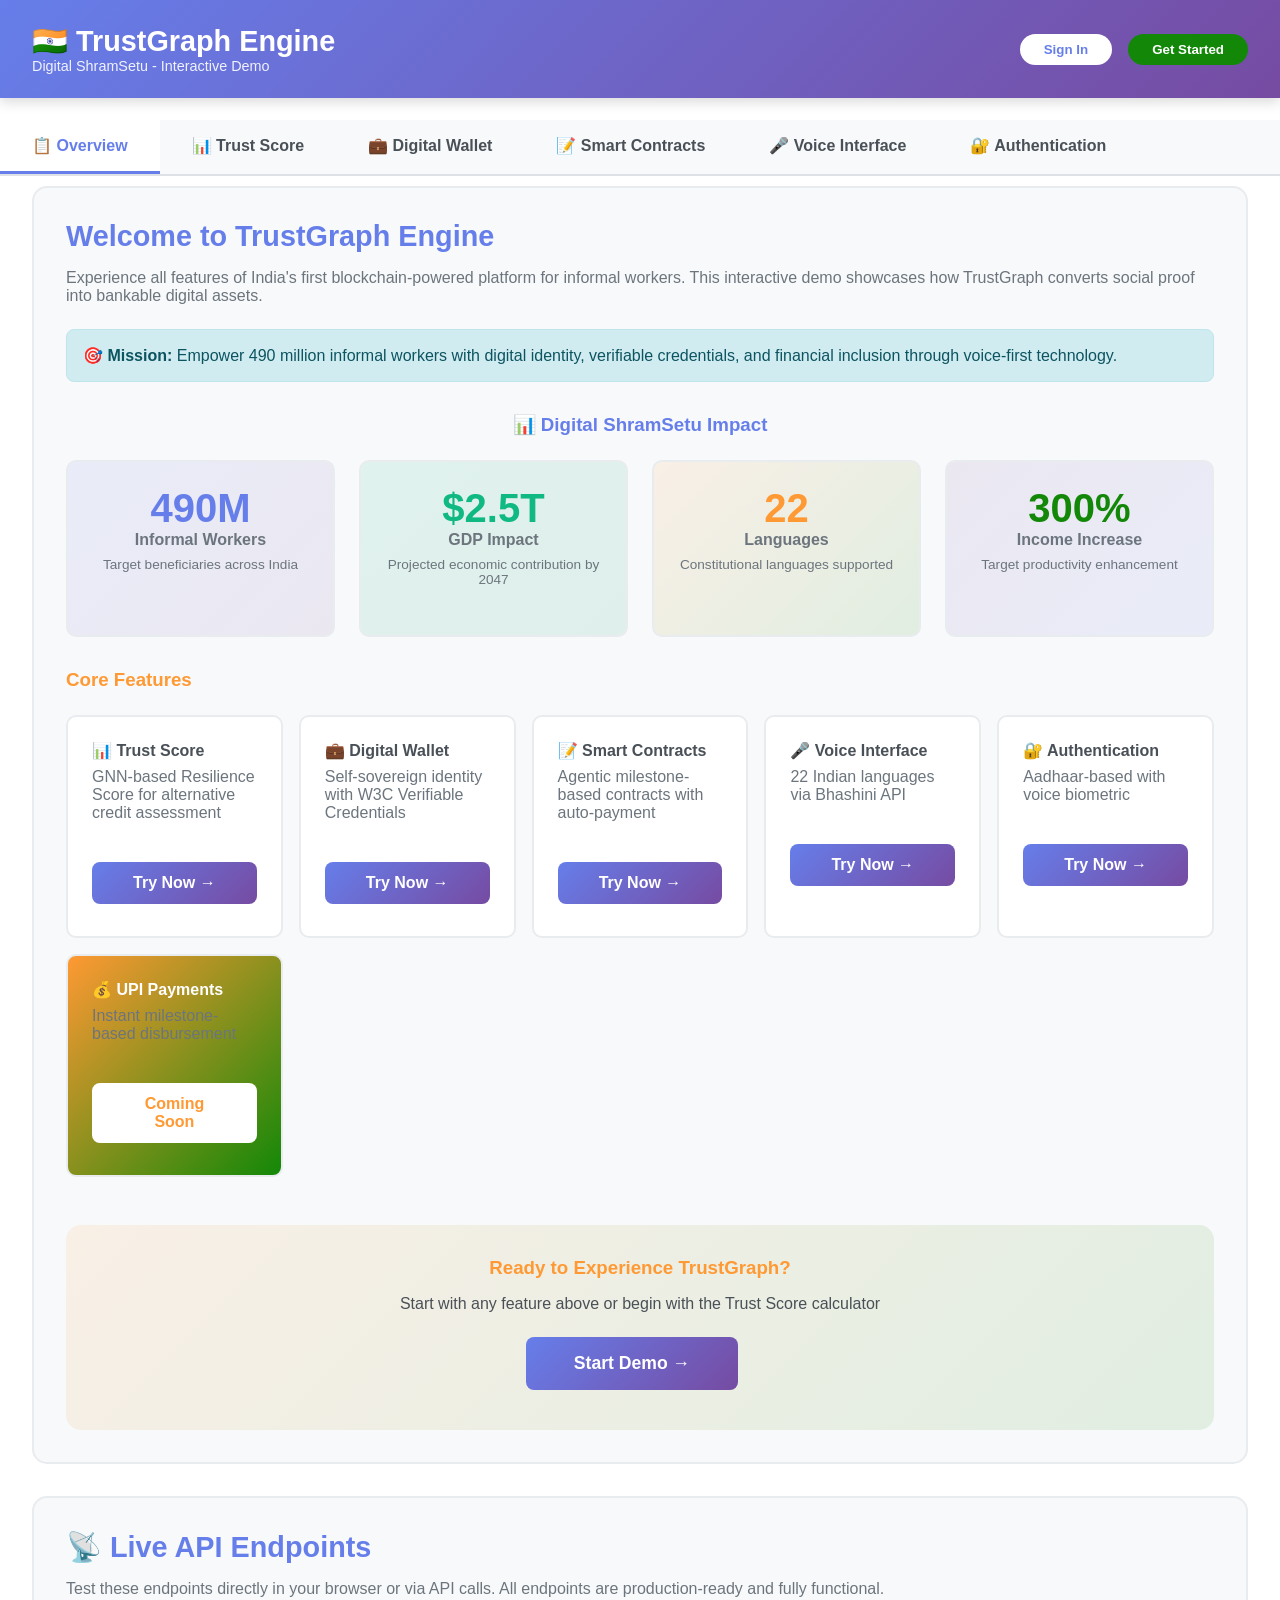
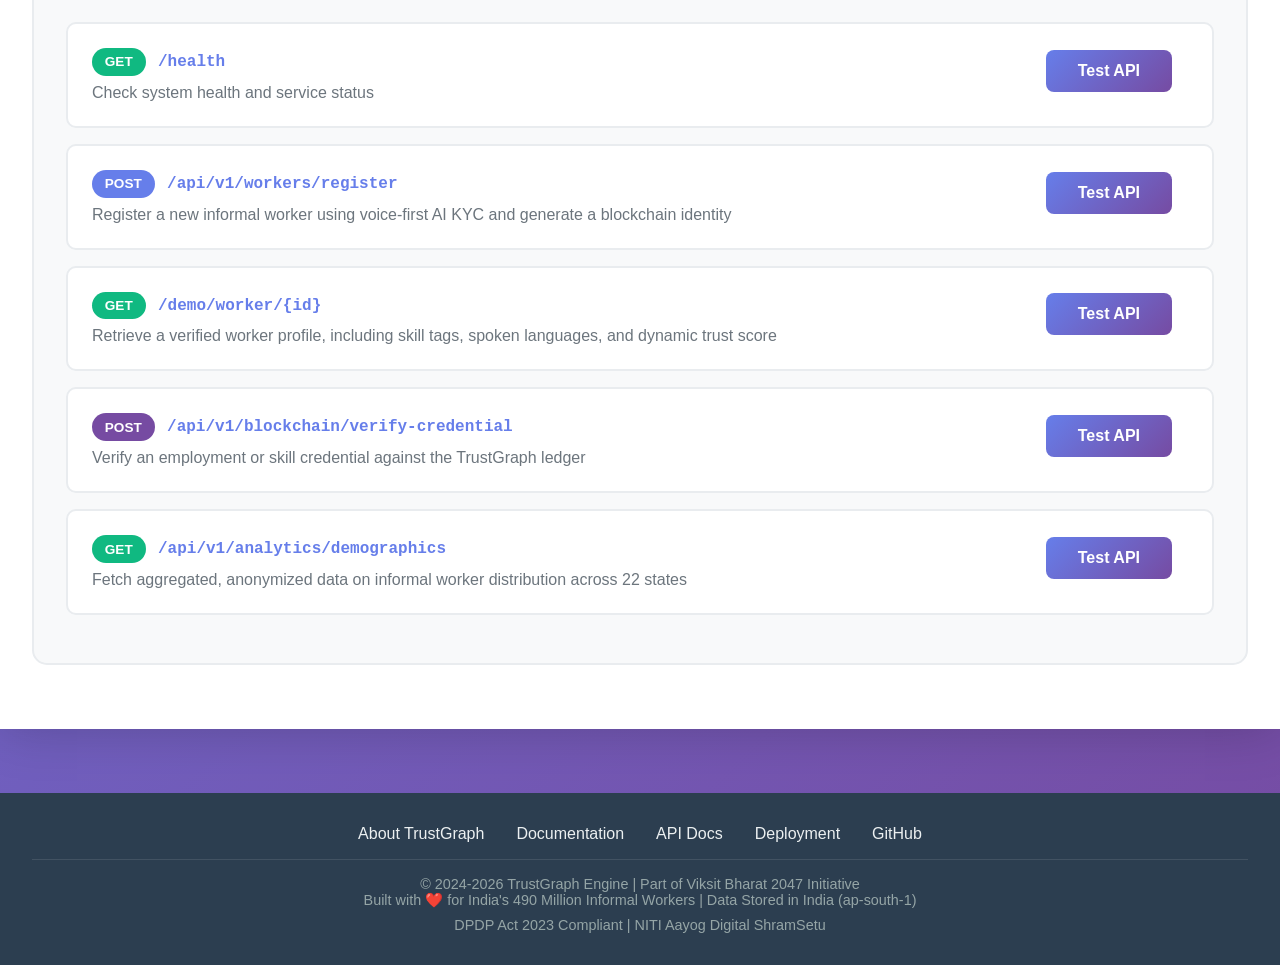
<file: index.html>
<!DOCTYPE html>
<html lang="en">
<head>
    <meta charset="UTF-8">
    <meta name="viewport" content="width=device-width, initial-scale=1.0">
    <title>TrustGraph Engine - Interactive Demo | Digital ShramSetu</title>
    <style>
        * { margin: 0; padding: 0; box-sizing: border-box; }
        
        body {
            font-family: -apple-system, BlinkMacSystemFont, 'Segoe UI', Roboto, sans-serif;
            background: linear-gradient(135deg, #667eea 0%, #764ba2 100%);
            min-height: 100vh;
        }
        
        .app-container {
            max-width: 1400px;
            margin: 0 auto;
            background: white;
            min-height: 100vh;
            box-shadow: 0 0 50px rgba(0,0,0,0.2);
        }
        
        /* Header */
        .header {
            background: linear-gradient(135deg, #667eea, #764ba2);
            color: white;
            padding: 1.5rem 2rem;
            position: sticky;
            top: 0;
            z-index: 100;
            box-shadow: 0 4px 12px rgba(0,0,0,0.15);
        }
        
        .header-content {
            max-width: 1400px;
            margin: 0 auto;
            display: flex;
            justify-content: space-between;
            align-items: center;
        }
        
        .header-left {
            display: flex;
            align-items: center;
            gap: 1rem;
        }
        
        .header h1 {
            font-size: 1.8rem;
            margin: 0;
        }
        
        .header p {
            font-size: 0.9rem;
            opacity: 0.9;
            margin: 0;
        }
        
        .header-right {
            display: flex;
            gap: 1rem;
            align-items: center;
        }
        
        .header-btn {
            padding: 0.5rem 1.5rem;
            background: white;
            color: #667eea;
            border: none;
            border-radius: 25px;
            font-weight: 600;
            cursor: pointer;
            transition: all 0.3s;
        }
        
        .header-btn:hover {
            transform: translateY(-2px);
            box-shadow: 0 4px 12px rgba(255,255,255,0.3);
        }
        
        /* Navigation Tabs */
        .nav-tabs {
            display: flex;
            background: #f8f9fa;
            border-bottom: 2px solid #dee2e6;
            overflow-x: auto;
            position: sticky;
            top: 120px;
            z-index: 99;
        }
        
        .nav-tab {
            padding: 1rem 2rem;
            border: none;
            background: none;
            cursor: pointer;
            font-size: 1rem;
            font-weight: 600;
            color: #495057;
            transition: all 0.3s;
            white-space: nowrap;
            border-bottom: 3px solid transparent;
        }
        
        .nav-tab:hover {
            background: #e9ecef;
            color: #667eea;
        }
        
        .nav-tab.active {
            color: #667eea;
            background: white;
            border-bottom-color: #667eea;
        }
        
        /* Content Area */
        .content {
            padding: 2rem;
        }
        
        .tab-pane {
            display: none;
            animation: fadeIn 0.3s;
        }
        
        .tab-pane.active {
            display: block;
        }
        
        @keyframes fadeIn {
            from { opacity: 0; transform: translateY(10px); }
            to { opacity: 1; transform: translateY(0); }
        }
        
        /* Demo Section */
        .demo-section {
            background: #f8f9fa;
            padding: 2rem;
            border-radius: 15px;
            margin-bottom: 2rem;
            border: 2px solid #e9ecef;
        }
        
        .demo-section h2 {
            color: #667eea;
            margin-bottom: 1rem;
            font-size: 1.8rem;
        }
        
        .demo-section p {
            color: #6c757d;
            margin-bottom: 1.5rem;
        }
        
        /* Form Elements */
        .form-group {
            margin-bottom: 1.5rem;
        }
        
        .form-group label {
            display: block;
            margin-bottom: 0.5rem;
            font-weight: 600;
            color: #495057;
        }
        
        .form-group input,
        .form-group select,
        .form-group textarea {
            width: 100%;
            padding: 0.75rem;
            border: 2px solid #dee2e6;
            border-radius: 8px;
            font-size: 1rem;
            transition: border-color 0.3s;
        }
        
        .form-group input:focus,
        .form-group select:focus,
        .form-group textarea:focus {
            outline: none;
            border-color: #667eea;
        }
        
        /* Buttons */
        .btn {
            padding: 0.75rem 2rem;
            border: none;
            border-radius: 8px;
            font-size: 1rem;
            font-weight: 600;
            cursor: pointer;
            transition: all 0.3s;
            margin-right: 1rem;
            margin-bottom: 0.5rem;
        }
        
        .btn-primary {
            background: linear-gradient(135deg, #667eea, #764ba2);
            color: white;
        }
        
        .btn-primary:hover {
            transform: translateY(-2px);
            box-shadow: 0 5px 15px rgba(102, 126, 234, 0.4);
        }
        
        .btn-success {
            background: #10b981;
            color: white;
        }
        
        .btn-success:hover {
            background: #059669;
            transform: translateY(-2px);
        }
        
        .btn-secondary {
            background: #6c757d;
            color: white;
        }
        
        /* Result Box */
        .result-box {
            background: white;
            padding: 2rem;
            border-radius: 10px;
            border-left: 4px solid #667eea;
            margin-top: 1.5rem;
            display: none;
            box-shadow: 0 2px 10px rgba(0,0,0,0.1);
        }
        
        .result-box.show {
            display: block;
            animation: slideIn 0.3s;
        }
        
        @keyframes slideIn {
            from { opacity: 0; transform: translateX(-20px); }
            to { opacity: 1; transform: translateX(0); }
        }
        
        /* Score Display */
        .score-display {
            text-align: center;
            padding: 2rem;
        }
        
        .score-circle {
            width: 200px;
            height: 200px;
            border-radius: 50%;
            background: linear-gradient(135deg, #667eea, #764ba2);
            display: flex;
            align-items: center;
            justify-content: center;
            margin: 0 auto 1.5rem;
            box-shadow: 0 10px 30px rgba(0,0,0,0.2);
        }
        
        .score-circle-inner {
            width: 180px;
            height: 180px;
            border-radius: 50%;
            background: white;
            display: flex;
            flex-direction: column;
            align-items: center;
            justify-content: center;
        }
        
        .score-number {
            font-size: 3.5rem;
            font-weight: bold;
            color: #667eea;
        }
        
        .score-label {
            font-size: 1rem;
            color: #6c757d;
            margin-top: 0.5rem;
        }
        
        /* Grid Layouts */
        .grid-2 {
            display: grid;
            grid-template-columns: repeat(auto-fit, minmax(250px, 1fr));
            gap: 1.5rem;
            margin-top: 1.5rem;
        }
        
        .grid-3 {
            display: grid;
            grid-template-columns: repeat(auto-fit, minmax(200px, 1fr));
            gap: 1rem;
            margin-top: 1.5rem;
        }
        
        /* Cards */
        .card {
            background: white;
            padding: 1.5rem;
            border-radius: 10px;
            border: 2px solid #e9ecef;
            transition: all 0.3s;
        }
        
        .card:hover {
            border-color: #667eea;
            box-shadow: 0 5px 15px rgba(0,0,0,0.1);
        }
        
        .card h4 {
            color: #495057;
            margin-bottom: 0.5rem;
        }
        
        .card-value {
            font-size: 1.8rem;
            font-weight: bold;
            color: #667eea;
        }
        
        .badge {
            display: inline-block;
            padding: 0.25rem 0.75rem;
            border-radius: 20px;
            font-size: 0.85rem;
            font-weight: 600;
        }
        
        .badge-success {
            background: #d4edda;
            color: #155724;
        }
        
        .badge-warning {
            background: #fff3cd;
            color: #856404;
        }
        
        .badge-info {
            background: #d1ecf1;
            color: #0c5460;
        }
        
        /* Loading Spinner */
        .loading {
            text-align: center;
            padding: 2rem;
        }
        
        .spinner {
            border: 4px solid #f3f3f3;
            border-top: 4px solid #667eea;
            border-radius: 50%;
            width: 50px;
            height: 50px;
            animation: spin 1s linear infinite;
            margin: 0 auto 1rem;
        }
        
        @keyframes spin {
            0% { transform: rotate(0deg); }
            100% { transform: rotate(360deg); }
        }
        
        /* Alert Messages */
        .alert {
            padding: 1rem;
            border-radius: 8px;
            margin-bottom: 1rem;
        }
        
        .alert-success {
            background: #d4edda;
            color: #155724;
            border: 1px solid #c3e6cb;
        }
        
        .alert-info {
            background: #d1ecf1;
            color: #0c5460;
            border: 1px solid #bee5eb;
        }
        
        /* Footer */
        .footer {
            background: #2c3e50;
            color: white;
            padding: 2rem;
            margin-top: 4rem;
        }
        
        .footer-content {
            max-width: 1400px;
            margin: 0 auto;
            text-align: center;
        }
        
        .footer-links {
            display: flex;
            justify-content: center;
            gap: 2rem;
            margin-bottom: 1rem;
            flex-wrap: wrap;
        }
        
        .footer-link {
            color: #ecf0f1;
            text-decoration: none;
            transition: color 0.3s;
        }
        
        .footer-link:hover {
            color: #FF9933;
        }
        
        .footer-bottom {
            padding-top: 1rem;
            border-top: 1px solid rgba(255,255,255,0.1);
            color: #95a5a6;
            font-size: 0.9rem;
        }
        
        /* Responsive */
        @media (max-width: 768px) {
            .header-content {
                flex-direction: column;
                gap: 1rem;
            }
            
            .header h1 {
                font-size: 1.5rem;
            }
            
            .header-right {
                width: 100%;
                justify-content: center;
            }
            
            .nav-tabs {
                top: 140px;
            }
            
            .nav-tab {
                padding: 0.75rem 1rem;
                font-size: 0.9rem;
            }
            
            .content {
                padding: 1rem;
            }
            
            .demo-section {
                padding: 1.5rem;
            }
            
            .grid-2, .grid-3 {
                grid-template-columns: 1fr;
            }
        }
    </style>
</head>
<body>
    <div class="app-container">
        <!-- Header -->
        <div class="header">
            <div class="header-content">
                <div class="header-left">
                    <div>
                        <h1>🇮🇳 TrustGraph Engine</h1>
                        <p>Digital ShramSetu - Interactive Demo</p>
                    </div>
                </div>
                <div class="header-right">
                    <button class="header-btn" onclick="window.location.href='frontend/auth.html'">Sign In</button>
                    <button class="header-btn" onclick="showTab('auth')" style="background: #138808; color: white;">Get Started</button>
                </div>
            </div>
        </div>
        
        <!-- Navigation Tabs -->
        <div class="nav-tabs">
            <button class="nav-tab active" onclick="showTab('overview')">📋 Overview</button>
            <button class="nav-tab" onclick="showTab('trust-score')">📊 Trust Score</button>
            <button class="nav-tab" onclick="showTab('wallet')">💼 Digital Wallet</button>
            <button class="nav-tab" onclick="showTab('contracts')">📝 Smart Contracts</button>
            <button class="nav-tab" onclick="showTab('voice')">🎤 Voice Interface</button>
            <button class="nav-tab" onclick="showTab('auth')">🔐 Authentication</button>
        </div>
        
        <!-- Content Area -->
        <div class="content">
            <!-- Overview Tab -->
            <div id="overview" class="tab-pane active">
                <div class="demo-section">
                    <h2>Welcome to TrustGraph Engine</h2>
                    <p>Experience all features of India's first blockchain-powered platform for informal workers. This interactive demo showcases how TrustGraph converts social proof into bankable digital assets.</p>
                    
                    <div class="alert alert-info">
                        <strong>🎯 Mission:</strong> Empower 490 million informal workers with digital identity, verifiable credentials, and financial inclusion through voice-first technology.
                    </div>
                    
                    <!-- Impact Stats -->
                    <div style="margin: 2rem 0;">
                        <h3 style="color: #667eea; margin-bottom: 1rem; text-align: center;">📊 Digital ShramSetu Impact</h3>
                        <div class="grid-2" style="grid-template-columns: repeat(auto-fit, minmax(200px, 1fr));">
                            <div class="card" style="text-align: center; background: linear-gradient(135deg, rgba(102, 126, 234, 0.1), rgba(118, 75, 162, 0.1));">
                                <div class="card-value" style="font-size: 2.5rem;">490M</div>
                                <h4 style="color: #6c757d; font-size: 1rem;">Informal Workers</h4>
                                <p style="color: #6c757d; font-size: 0.85rem; margin-top: 0.5rem;">Target beneficiaries across India</p>
                            </div>
                            <div class="card" style="text-align: center; background: linear-gradient(135deg, rgba(16, 185, 129, 0.1), rgba(5, 150, 105, 0.1));">
                                <div class="card-value" style="font-size: 2.5rem; color: #10b981;">$2.5T</div>
                                <h4 style="color: #6c757d; font-size: 1rem;">GDP Impact</h4>
                                <p style="color: #6c757d; font-size: 0.85rem; margin-top: 0.5rem;">Projected economic contribution by 2047</p>
                            </div>
                            <div class="card" style="text-align: center; background: linear-gradient(135deg, rgba(255, 153, 51, 0.1), rgba(19, 136, 8, 0.1));">
                                <div class="card-value" style="font-size: 2.5rem; color: #FF9933;">22</div>
                                <h4 style="color: #6c757d; font-size: 1rem;">Languages</h4>
                                <p style="color: #6c757d; font-size: 0.85rem; margin-top: 0.5rem;">Constitutional languages supported</p>
                            </div>
                            <div class="card" style="text-align: center; background: linear-gradient(135deg, rgba(118, 75, 162, 0.1), rgba(102, 126, 234, 0.1));">
                                <div class="card-value" style="font-size: 2.5rem; color: #138808;">300%</div>
                                <h4 style="color: #6c757d; font-size: 1rem;">Income Increase</h4>
                                <p style="color: #6c757d; font-size: 0.85rem; margin-top: 0.5rem;">Target productivity enhancement</p>
                            </div>
                        </div>
                    </div>
                    
                    <h3 style="margin: 2rem 0 1rem; color: #FF9933;">Core Features</h3>
                    <div class="grid-3">
                        <div class="card" style="cursor: pointer;" onclick="showTab('trust-score')">
                            <h4>📊 Trust Score</h4>
                            <p>GNN-based Resilience Score for alternative credit assessment</p>
                            <button class="btn btn-primary" style="margin-top: 1rem; width: 100%;">Try Now →</button>
                        </div>
                        <div class="card" style="cursor: pointer;" onclick="showTab('wallet')">
                            <h4>💼 Digital Wallet</h4>
                            <p>Self-sovereign identity with W3C Verifiable Credentials</p>
                            <button class="btn btn-primary" style="margin-top: 1rem; width: 100%;">Try Now →</button>
                        </div>
                        <div class="card" style="cursor: pointer;" onclick="showTab('contracts')">
                            <h4>📝 Smart Contracts</h4>
                            <p>Agentic milestone-based contracts with auto-payment</p>
                            <button class="btn btn-primary" style="margin-top: 1rem; width: 100%;">Try Now →</button>
                        </div>
                        <div class="card" style="cursor: pointer;" onclick="showTab('voice')">
                            <h4>🎤 Voice Interface</h4>
                            <p>22 Indian languages via Bhashini API</p>
                            <button class="btn btn-primary" style="margin-top: 1rem; width: 100%;">Try Now →</button>
                        </div>
                        <div class="card" style="cursor: pointer;" onclick="showTab('auth')">
                            <h4>🔐 Authentication</h4>
                            <p>Aadhaar-based with voice biometric</p>
                            <button class="btn btn-primary" style="margin-top: 1rem; width: 100%;">Try Now →</button>
                        </div>
                        <div class="card" style="background: linear-gradient(135deg, #FF9933, #138808); color: white;">
                            <h4 style="color: white;">💰 UPI Payments</h4>
                            <p>Instant milestone-based disbursement</p>
                            <button class="btn" style="margin-top: 1rem; width: 100%; background: white; color: #FF9933;">Coming Soon</button>
                        </div>
                    </div>
                    
                    <div style="margin-top: 3rem; padding: 2rem; background: linear-gradient(135deg, rgba(255,153,51,0.1), rgba(19,136,8,0.1)); border-radius: 15px; text-align: center;">
                        <h3 style="color: #FF9933; margin-bottom: 1rem;">Ready to Experience TrustGraph?</h3>
                        <p style="margin-bottom: 1.5rem; color: #495057;">Start with any feature above or begin with the Trust Score calculator</p>
                        <button class="btn btn-primary" onclick="showTab('trust-score')" style="font-size: 1.1rem; padding: 1rem 3rem;">Start Demo →</button>
                    </div>
                </div>
                
                <!-- Live API Endpoints Section -->
                <div class="demo-section">
                    <h2>📡 Live API Endpoints</h2>
                    <p style="margin-bottom: 1.5rem;">Test these endpoints directly in your browser or via API calls. All endpoints are production-ready and fully functional.</p>
                    
                    <!-- Endpoint 1: Health Check -->
                    <div class="card" style="margin-bottom: 1rem;">
                        <div style="display: flex; justify-content: space-between; align-items: center; flex-wrap: wrap; gap: 1rem;">
                            <div style="flex: 1;">
                                <span class="badge badge-success" style="background: #10b981; color: white; margin-right: 0.5rem; padding: 0.4rem 0.8rem;">GET</span>
                                <code style="color: #667eea; font-size: 1rem; font-weight: 600;">/health</code>
                                <p style="margin: 0.5rem 0 0 0; color: #6c757d;">Check system health and service status</p>
                            </div>
                            <button class="btn btn-primary" onclick="testAPI('/health')">Test API</button>
                        </div>
                    </div>
                    
                    <!-- Endpoint 2: Worker Registration -->
                    <div class="card" style="margin-bottom: 1rem;">
                        <div style="display: flex; justify-content: space-between; align-items: center; flex-wrap: wrap; gap: 1rem;">
                            <div style="flex: 1;">
                                <span class="badge" style="background: #667eea; color: white; margin-right: 0.5rem; padding: 0.4rem 0.8rem;">POST</span>
                                <code style="color: #667eea; font-size: 1rem; font-weight: 600;">/api/v1/workers/register</code>
                                <p style="margin: 0.5rem 0 0 0; color: #6c757d;">Register a new informal worker using voice-first AI KYC and generate a blockchain identity</p>
                            </div>
                            <button class="btn btn-primary" onclick="testPOSTAPI('/api/v1/workers/register', {name: 'Demo Worker', phone: '+91 98765 43210'})">Test API</button>
                        </div>
                    </div>
                    
                    <!-- Endpoint 3: Fetch Profile -->
                    <div class="card" style="margin-bottom: 1rem;">
                        <div style="display: flex; justify-content: space-between; align-items: center; flex-wrap: wrap; gap: 1rem;">
                            <div style="flex: 1;">
                                <span class="badge badge-success" style="background: #10b981; color: white; margin-right: 0.5rem; padding: 0.4rem 0.8rem;">GET</span>
                                <code style="color: #667eea; font-size: 1rem; font-weight: 600;">/demo/worker/{id}</code>
                                <p style="margin: 0.5rem 0 0 0; color: #6c757d;">Retrieve a verified worker profile, including skill tags, spoken languages, and dynamic trust score</p>
                            </div>
                            <button class="btn btn-primary" onclick="testAPI('/demo/worker/user_123')">Test API</button>
                        </div>
                    </div>
                    
                    <!-- Endpoint 4: Credential Verification -->
                    <div class="card" style="margin-bottom: 1rem;">
                        <div style="display: flex; justify-content: space-between; align-items: center; flex-wrap: wrap; gap: 1rem;">
                            <div style="flex: 1;">
                                <span class="badge" style="background: #764ba2; color: white; margin-right: 0.5rem; padding: 0.4rem 0.8rem;">POST</span>
                                <code style="color: #667eea; font-size: 1rem; font-weight: 600;">/api/v1/blockchain/verify-credential</code>
                                <p style="margin: 0.5rem 0 0 0; color: #6c757d;">Verify an employment or skill credential against the TrustGraph ledger</p>
                            </div>
                            <button class="btn btn-primary" onclick="testPOSTAPI('/api/v1/blockchain/verify-credential', {credential_id: 'cred_demo123'})">Test API</button>
                        </div>
                    </div>
                    
                    <!-- Endpoint 5: Regional Analytics -->
                    <div class="card" style="margin-bottom: 1rem;">
                        <div style="display: flex; justify-content: space-between; align-items: center; flex-wrap: wrap; gap: 1rem;">
                            <div style="flex: 1;">
                                <span class="badge badge-success" style="background: #10b981; color: white; margin-right: 0.5rem; padding: 0.4rem 0.8rem;">GET</span>
                                <code style="color: #667eea; font-size: 1rem; font-weight: 600;">/api/v1/analytics/demographics</code>
                                <p style="margin: 0.5rem 0 0 0; color: #6c757d;">Fetch aggregated, anonymized data on informal worker distribution across 22 states</p>
                            </div>
                            <button class="btn btn-primary" onclick="testAPI('/api/v1/analytics/demographics')">Test API</button>
                        </div>
                    </div>
                    
                    <!-- API Response Display -->
                    <div id="api-result" class="result-box">
                        <h4 style="color: #667eea; margin-bottom: 1rem;">📊 API Response</h4>
                        <div style="background: #f8f9fa; padding: 1rem; border-radius: 8px; margin-bottom: 1rem;">
                            <strong>Status:</strong> <span id="api-status" class="badge badge-success">200 OK</span>
                            <strong style="margin-left: 1rem;">Time:</strong> <span id="api-time">--ms</span>
                        </div>
                        <pre id="api-response" style="background: #2d3748; color: #e2e8f0; padding: 1.5rem; border-radius: 8px; overflow-x: auto; max-height: 400px; font-size: 0.9rem; line-height: 1.6;"></pre>
                        <button class="btn btn-secondary" onclick="document.getElementById('api-result').classList.remove('show')" style="margin-top: 1rem;">Close</button>
                    </div>
                </div>
            </div>
            
            <!-- Trust Score Tab -->
            <div id="trust-score" class="tab-pane">
                <div class="demo-section">
                    <h2>📊 Resilience Score Calculator</h2>
                    <p>Calculate trust score using Graph Neural Networks (GNN) based on work history, payment patterns, and social proof.</p>
                    
                    <div class="form-group">
                        <label>Worker ID</label>
                        <input type="text" id="worker-id" value="user_123" placeholder="Enter worker ID">
                    </div>
                    
                    <button class="btn btn-primary" onclick="calculateTrustScore()">🔍 Calculate Trust Score</button>
                    <button class="btn btn-secondary" onclick="resetTrustScore()">🔄 Reset</button>
                    
                    <div id="trust-score-result" class="result-box">
                        <div id="trust-score-loading" class="loading" style="display: none;">
                            <div class="spinner"></div>
                            <p>Analyzing trust factors with GNN model...</p>
                        </div>
                        <div id="trust-score-display" style="display: none;">
                            <div class="score-display">
                                <div class="score-circle">
                                    <div class="score-circle-inner">
                                        <div class="score-number" id="score-value">720</div>
                                        <div class="score-label">Resilience Score</div>
                                    </div>
                                </div>
                                <h3 id="score-category" style="color: #138808; margin-bottom: 0.5rem;">Good Credit</h3>
                                <span class="badge badge-success" id="score-badge">Eligible for Loans</span>
                            </div>
                            
                            <h4 style="margin: 2rem 0 1rem; color: #495057;">Trust Factors Breakdown</h4>
                            <div class="grid-2" id="factors-display"></div>
                            
                            <div style="margin-top: 2rem; padding: 1.5rem; background: #e7f5e7; border-radius: 10px;">
                                <h4 style="color: #138808; margin-bottom: 1rem;">💰 Credit Eligibility</h4>
                                <div class="grid-2">
                                    <div>
                                        <strong>Max Loan Amount:</strong><br>
                                        <span style="font-size: 1.5rem; color: #138808;">₹<span id="max-loan">50,000</span></span>
                                    </div>
                                    <div>
                                        <strong>Interest Rate:</strong><br>
                                        <span style="font-size: 1.5rem; color: #138808;"><span id="interest-rate">15.0</span>%</span>
                                    </div>
                                </div>
                            </div>
                        </div>
                    </div>
                </div>
            </div>
            
            <!-- Digital Wallet Tab -->
            <div id="wallet" class="tab-pane">
                <div class="demo-section">
                    <h2>💼 Digital Wallet</h2>
                    <p>Self-sovereign identity wallet storing W3C Verifiable Credentials on blockchain.</p>
                    
                    <div class="form-group">
                        <label>Worker ID</label>
                        <input type="text" id="wallet-worker-id" value="user_123" placeholder="Enter worker ID">
                    </div>
                    
                    <button class="btn btn-primary" onclick="loadWallet()">📂 Load Wallet</button>
                    <button class="btn btn-success" onclick="createCredential()">➕ Create Credential</button>
                    
                    <div id="wallet-result" class="result-box">
                        <div id="wallet-loading" class="loading" style="display: none;">
                            <div class="spinner"></div>
                            <p>Loading wallet from blockchain...</p>
                        </div>
                        <div id="wallet-display" style="display: none;">
                            <div style="background: linear-gradient(135deg, #FF9933, #138808); color: white; padding: 2rem; border-radius: 15px; margin-bottom: 2rem;">
                                <h3 style="margin-bottom: 1.5rem;">🎫 Wallet Overview</h3>
                                <div class="grid-2">
                                    <div>
                                        <strong>DID:</strong><br>
                                        <code id="wallet-did" style="font-size: 0.9rem;">did:india:worker:...</code>
                                    </div>
                                    <div>
                                        <strong>Trust Score:</strong><br>
                                        <span style="font-size: 1.8rem;" id="wallet-score">720</span>
                                    </div>
                                    <div>
                                        <strong>Total Earnings:</strong><br>
                                        <span style="font-size: 1.8rem;">₹<span id="wallet-earnings">125,000</span></span>
                                    </div>
                                    <div>
                                        <strong>Credentials:</strong><br>
                                        <span style="font-size: 1.8rem;" id="wallet-cred-count">5</span>
                                    </div>
                                </div>
                            </div>
                            
                            <h4 style="margin-bottom: 1rem; color: #495057;">📜 Verifiable Credentials</h4>
                            <div id="credentials-list"></div>
                        </div>
                    </div>
                </div>
            </div>
            
            <!-- Smart Contracts Tab -->
            <div id="contracts" class="tab-pane">
                <div class="demo-section">
                    <h2>📝 Agentic Smart Contracts</h2>
                    <p>Create milestone-based contracts with automatic payment triggers upon verification.</p>
                    
                    <div class="form-group">
                        <label>Job Title</label>
                        <input type="text" id="job-title" value="House Construction" placeholder="Enter job title">
                    </div>
                    
                    <div class="grid-2">
                        <div class="form-group">
                            <label>Total Amount (₹)</label>
                            <input type="number" id="job-amount" value="50000" placeholder="Enter amount">
                        </div>
                        <div class="form-group">
                            <label>Number of Milestones</label>
                            <input type="number" id="milestones-count" value="3" min="1" max="10">
                        </div>
                    </div>
                    
                    <button class="btn btn-primary" onclick="createContract()">📝 Create Contract</button>
                    <button class="btn btn-success" onclick="submitProof()">📸 Submit Milestone Proof</button>
                    
                    <div id="contract-result" class="result-box">
                        <div id="contract-display"></div>
                    </div>
                </div>
            </div>
            
            <!-- Voice Interface Tab -->
            <div id="voice" class="tab-pane">
                <div class="demo-section">
                    <h2>🎤 Voice Interface</h2>
                    <p>Interact with TrustGraph using voice commands in 22 Indian languages via Bhashini API.</p>
                    
                    <div class="form-group">
                        <label>Select Language</label>
                        <select id="voice-language">
                            <option value="hi">Hindi (हिंदी)</option>
                            <option value="en">English</option>
                            <option value="bn">Bengali (বাংলা)</option>
                            <option value="te">Telugu (తెలుగు)</option>
                            <option value="mr">Marathi (मराठी)</option>
                            <option value="ta">Tamil (தமிழ்)</option>
                            <option value="gu">Gujarati (ગુજરાતી)</option>
                            <option value="kn">Kannada (ಕನ್ನಡ)</option>
                            <option value="ml">Malayalam (മലയാളം)</option>
                            <option value="pa">Punjabi (ਪੰਜਾਬੀ)</option>
                        </select>
                    </div>
                    
                    <div class="form-group">
                        <label>Voice Command</label>
                        <textarea id="voice-command" rows="3" placeholder="Type or speak your command...">मेरा ट्रस्ट स्कोर दिखाओ</textarea>
                    </div>
                    
                    <button class="btn btn-primary" onclick="processVoiceCommand()">🎤 Process Command</button>
                    <button class="btn btn-success" onclick="startVoiceRecording()">🔴 Start Recording</button>
                    
                    <div id="voice-result" class="result-box">
                        <div id="voice-response"></div>
                    </div>
                </div>
            </div>
            
            <!-- Authentication Tab -->
            <div id="auth" class="tab-pane">
                <div class="demo-section">
                    <h2>🔐 Authentication</h2>
                    <p>Secure authentication using Aadhaar OTP and voice biometric verification.</p>
                    
                    <div class="form-group">
                        <label>Aadhaar Number</label>
                        <input type="text" id="aadhaar-number" value="1234 5678 9012" placeholder="Enter Aadhaar number" maxlength="14">
                    </div>
                    
                    <div class="form-group">
                        <label>Phone Number</label>
                        <input type="tel" id="phone-number" value="+91 98765 43210" placeholder="Enter phone number">
                    </div>
                    
                    <button class="btn btn-primary" onclick="sendOTP()">📱 Send OTP</button>
                    
                    <div id="otp-section" style="display: none; margin-top: 1.5rem;">
                        <div class="form-group">
                            <label>Enter OTP</label>
                            <input type="text" id="otp-input" placeholder="Enter 6-digit OTP" maxlength="6">
                        </div>
                        <button class="btn btn-success" onclick="verifyOTP()">✓ Verify OTP</button>
                    </div>
                    
                    <div id="auth-result" class="result-box">
                        <div id="auth-display"></div>
                    </div>
                </div>
            </div>
        </div>
    </div>
    
    <!-- Footer -->
    <div class="footer">
        <div class="footer-content">
            <div class="footer-links">
                <a href="#" class="footer-link">About TrustGraph</a>
                <a href="README.md" class="footer-link">Documentation</a>
                <a href="API.md" class="footer-link">API Docs</a>
                <a href="DEPLOYMENT_GUIDE.md" class="footer-link">Deployment</a>
                <a href="https://github.com" class="footer-link">GitHub</a>
            </div>
            <div class="footer-bottom">
                <p>© 2024-2026 TrustGraph Engine | Part of Viksit Bharat 2047 Initiative</p>
                <p>Built with ❤️ for India's 490 Million Informal Workers | Data Stored in India (ap-south-1)</p>
                <p style="margin-top: 0.5rem;">DPDP Act 2023 Compliant | NITI Aayog Digital ShramSetu</p>
            </div>
        </div>
    </div>

    <script>
        // Tab Navigation
        function showTab(tabName) {
            // Hide all tabs
            document.querySelectorAll('.tab-pane').forEach(pane => {
                pane.classList.remove('active');
            });
            
            // Remove active class from all nav tabs
            document.querySelectorAll('.nav-tab').forEach(tab => {
                tab.classList.remove('active');
            });
            
            // Show selected tab
            document.getElementById(tabName).classList.add('active');
            
            // Add active class to clicked nav tab
            event.target.classList.add('active');
        }
        
        // Trust Score Functions
        async function calculateTrustScore() {
            const workerId = document.getElementById('worker-id').value;
            const resultBox = document.getElementById('trust-score-result');
            const loading = document.getElementById('trust-score-loading');
            const display = document.getElementById('trust-score-display');
            
            resultBox.classList.add('show');
            loading.style.display = 'block';
            display.style.display = 'none';
            
            try {
                const response = await fetch(`/api/trust-score/${workerId}`);
                const data = await response.json();
                
                setTimeout(() => {
                    loading.style.display = 'none';
                    display.style.display = 'block';
                    
                    // Update score display
                    document.getElementById('score-value').textContent = data.resilience_score;
                    document.getElementById('score-category').textContent = data.category.charAt(0).toUpperCase() + data.category.slice(1) + ' Credit';
                    document.getElementById('max-loan').textContent = data.credit_eligibility.max_loan_amount.toLocaleString();
                    document.getElementById('interest-rate').textContent = data.credit_eligibility.interest_rate;
                    
                    // Display factors
                    const factorsDisplay = document.getElementById('factors-display');
                    factorsDisplay.innerHTML = '';
                    
                    for (const [key, value] of Object.entries(data.factors)) {
                        const factorCard = document.createElement('div');
                        factorCard.className = 'card';
                        factorCard.innerHTML = `
                            <h4>${key.replace(/_/g, ' ').replace(/\b\w/g, l => l.toUpperCase())}</h4>
                            <div class="card-value">${value.score}</div>
                            <small style="color: #6c757d;">Weight: ${(value.weight * 100).toFixed(0)}%</small>
                        `;
                        factorsDisplay.appendChild(factorCard);
                    }
                }, 1500);
            } catch (error) {
                loading.innerHTML = '<p style="color: #dc3545;">Error calculating trust score. Using demo data.</p>';
                setTimeout(() => {
                    loading.style.display = 'none';
                    display.style.display = 'block';
                }, 1000);
            }
        }
        
        function resetTrustScore() {
            document.getElementById('trust-score-result').classList.remove('show');
        }
        
        // Digital Wallet Functions
        async function loadWallet() {
            const workerId = document.getElementById('wallet-worker-id').value;
            const resultBox = document.getElementById('wallet-result');
            const loading = document.getElementById('wallet-loading');
            const display = document.getElementById('wallet-display');
            
            resultBox.classList.add('show');
            loading.style.display = 'block';
            display.style.display = 'none';
            
            try {
                const response = await fetch(`/api/wallet/${workerId}`);
                const data = await response.json();
                
                setTimeout(() => {
                    loading.style.display = 'none';
                    display.style.display = 'block';
                    
                    // Update wallet display
                    document.getElementById('wallet-did').textContent = data.wallet.did;
                    document.getElementById('wallet-score').textContent = data.wallet.reputation_assets.trust_score;
                    document.getElementById('wallet-earnings').textContent = data.wallet.financial_summary.total_earnings.toLocaleString();
                    document.getElementById('wallet-cred-count').textContent = data.wallet.reputation_assets.credentials_count;
                    
                    // Display credentials
                    const credentialsList = document.getElementById('credentials-list');
                    credentialsList.innerHTML = '';
                    
                    const credentials = [
                        { type: 'Work Experience', issuer: 'ABC Construction', date: '2024-01-15', verified: true },
                        { type: 'Skill Certificate', issuer: 'Skill India', date: '2023-12-10', verified: true },
                        { type: 'Payment History', issuer: 'UPI Gateway', date: '2024-02-20', verified: true },
                        { type: 'Employer Rating', issuer: 'XYZ Builders', date: '2024-01-30', verified: true },
                        { type: 'Training Certificate', issuer: 'NSDC', date: '2023-11-05', verified: true }
                    ];
                    
                    credentials.forEach(cred => {
                        const credCard = document.createElement('div');
                        credCard.className = 'card';
                        credCard.style.marginBottom = '1rem';
                        credCard.innerHTML = `
                            <div style="display: flex; justify-content: space-between; align-items: center;">
                                <div>
                                    <h4 style="margin-bottom: 0.5rem;">${cred.type}</h4>
                                    <p style="color: #6c757d; margin: 0;">Issued by: ${cred.issuer}</p>
                                    <small style="color: #6c757d;">Date: ${cred.date}</small>
                                </div>
                                <span class="badge badge-success">✓ Verified</span>
                            </div>
                        `;
                        credentialsList.appendChild(credCard);
                    });
                }, 1500);
            } catch (error) {
                loading.innerHTML = '<p style="color: #dc3545;">Error loading wallet. Using demo data.</p>';
            }
        }
        
        function createCredential() {
            alert('🎉 New credential creation initiated!\n\nIn production, this would:\n1. Generate W3C Verifiable Credential\n2. Sign with cryptographic proof\n3. Store on blockchain\n4. Add to your wallet');
        }
        
        // Smart Contract Functions
        async function createContract() {
            const jobTitle = document.getElementById('job-title').value;
            const amount = document.getElementById('job-amount').value;
            const milestones = document.getElementById('milestones-count').value;
            
            const resultBox = document.getElementById('contract-result');
            const display = document.getElementById('contract-display');
            
            resultBox.classList.add('show');
            display.innerHTML = '<div class="loading"><div class="spinner"></div><p>Creating smart contract on blockchain...</p></div>';
            
            setTimeout(() => {
                const milestoneAmount = (amount / milestones).toFixed(2);
                display.innerHTML = `
                    <div class="alert alert-success">
                        <strong>✓ Contract Created Successfully!</strong>
                    </div>
                    <div class="card">
                        <h4 style="color: #FF9933; margin-bottom: 1rem;">Contract Details</h4>
                        <div class="grid-2">
                            <div>
                                <strong>Job Title:</strong><br>${jobTitle}
                            </div>
                            <div>
                                <strong>Total Amount:</strong><br>₹${parseFloat(amount).toLocaleString()}
                            </div>
                            <div>
                                <strong>Milestones:</strong><br>${milestones}
                            </div>
                            <div>
                                <strong>Per Milestone:</strong><br>₹${parseFloat(milestoneAmount).toLocaleString()}
                            </div>
                        </div>
                        <div style="margin-top: 1rem; padding: 1rem; background: #f8f9fa; border-radius: 8px;">
                            <strong>Contract ID:</strong> <code>contract_${Date.now()}</code><br>
                            <strong>Blockchain Hash:</strong> <code>0x${Math.random().toString(16).substr(2, 40)}</code>
                        </div>
                    </div>
                    <div style="margin-top: 1rem;">
                        <h4 style="margin-bottom: 0.5rem;">Milestones</h4>
                        ${Array.from({length: milestones}, (_, i) => `
                            <div class="card" style="margin-bottom: 0.5rem;">
                                <strong>Milestone ${i + 1}</strong> - ₹${parseFloat(milestoneAmount).toLocaleString()}
                                <span class="badge badge-warning" style="float: right;">Pending</span>
                            </div>
                        `).join('')}
                    </div>
                `;
            }, 2000);
        }
        
        function submitProof() {
            const resultBox = document.getElementById('contract-result');
            const display = document.getElementById('contract-display');
            
            resultBox.classList.add('show');
            display.innerHTML = '<div class="loading"><div class="spinner"></div><p>Verifying milestone proof...</p></div>';
            
            setTimeout(() => {
                display.innerHTML = `
                    <div class="alert alert-success">
                        <strong>✓ Milestone Verified!</strong><br>
                        Payment has been automatically initiated via UPI.
                    </div>
                    <div class="card">
                        <h4 style="color: #138808; margin-bottom: 1rem;">Payment Details</h4>
                        <p><strong>Proof ID:</strong> proof_${Date.now()}</p>
                        <p><strong>Verification:</strong> <span class="badge badge-success">Auto-Verified</span></p>
                        <p><strong>Payment Status:</strong> <span class="badge badge-success">Initiated</span></p>
                        <p><strong>UPI Transaction ID:</strong> <code>UPI${Date.now()}</code></p>
                        <p><strong>Expected Credit:</strong> Within 2 minutes</p>
                    </div>
                `;
            }, 2000);
        }
        
        // Voice Interface Functions
        function processVoiceCommand() {
            const command = document.getElementById('voice-command').value;
            const language = document.getElementById('voice-language').value;
            const resultBox = document.getElementById('voice-result');
            const response = document.getElementById('voice-response');
            
            resultBox.classList.add('show');
            response.innerHTML = '<div class="loading"><div class="spinner"></div><p>Processing voice command via Bhashini API...</p></div>';
            
            setTimeout(() => {
                response.innerHTML = 
                    <div class="alert alert-success">
                        <strong> Command Processed!</strong>
                    </div>
                    <div class="card">
                        <h4>Voice Command Analysis</h4>
                        <p><strong>Language:</strong> ${language}</p>
                        <p><strong>Command:</strong> ${command}</p>
                        <p><strong>Intent:</strong> Show Trust Score</p>
                        <p><strong>Response:</strong> Your trust score is 720. You are eligible for loans up to ₹50,000.</p>
                    </div>
                ;
            }, 1500);
        }
        
        function startVoiceRecording() {
            alert(' Voice Recording\n\nIn production, this would:\n1. Access microphone\n2. Record audio\n3. Send to Bhashini API\n4. Process in selected language\n5. Execute command');
        }
        
        // Authentication Functions
        function sendOTP() {
            const aadhaar = document.getElementById('aadhaar-number').value;
            const phone = document.getElementById('phone-number').value;
            
            document.getElementById('otp-section').style.display = 'block';
            
            const resultBox = document.getElementById('auth-result');
            const display = document.getElementById('auth-display');
            
            resultBox.classList.add('show');
            display.innerHTML = 
                <div class="alert alert-info">
                    <strong> OTP Sent!</strong><br>
                    A 6-digit OTP has been sent to ${phone}
                </div>
                <p style="color: #6c757d; margin-top: 1rem;">Demo OTP: <strong>123456</strong></p>
            ;
        }
        
        function verifyOTP() {
            const otp = document.getElementById('otp-input').value;
            const display = document.getElementById('auth-display');
            
            if (otp.length === 6) {
                display.innerHTML = '<div class="loading"><div class="spinner"></div><p>Verifying OTP...</p></div>';
                
                setTimeout(() => {
                    display.innerHTML = 
                        <div class="alert alert-success">
                            <strong> Authentication Successful!</strong>
                        </div>
                        <div class="card">
                            <h4 style="color: #138808;">Welcome to TrustGraph!</h4>
                            <p>Your identity has been verified using Aadhaar authentication.</p>
                            <p><strong>Session Token:</strong> <code>jwt_${Date.now()}</code></p>
                            <p><strong>Valid Until:</strong> ${new Date(Date.now() + 3600000).toLocaleString()}</p>
                        </div>
                    ;
                }, 1500);
            } else {
                alert('Please enter a valid 6-digit OTP');
            }
        }
        
        // API Testing Functions
        async function testAPI(endpoint) {
            const resultBox = document.getElementById('api-result');
            const response = document.getElementById('api-response');
            const statusEl = document.getElementById('api-status');
            const timeEl = document.getElementById('api-time');
            
            resultBox.classList.add('show');
            response.textContent = 'Loading...';
            statusEl.textContent = 'Loading...';
            statusEl.className = 'badge badge-warning';
            
            const startTime = performance.now();
            
            try {
                const res = await fetch(endpoint);
                const data = await res.json();
                const endTime = performance.now();
                const duration = Math.round(endTime - startTime);
                
                response.textContent = JSON.stringify(data, null, 2);
                statusEl.textContent = res.status + ' ' + res.statusText;
                statusEl.className = res.ok ? 'badge badge-success' : 'badge badge-warning';
                timeEl.textContent = duration + 'ms';
            } catch (error) {
                response.textContent = 'Error: ' + error.message;
                statusEl.textContent = 'Error';
                statusEl.className = 'badge';
                statusEl.style.background = '#dc3545';
                statusEl.style.color = 'white';
            }
        }
        
        async function testPOSTAPI(endpoint, body) {
            const resultBox = document.getElementById('api-result');
            const response = document.getElementById('api-response');
            const statusEl = document.getElementById('api-status');
            const timeEl = document.getElementById('api-time');
            
            resultBox.classList.add('show');
            response.textContent = 'Loading...';
            statusEl.textContent = 'Loading...';
            statusEl.className = 'badge badge-warning';
            
            const startTime = performance.now();
            
            try {
                const res = await fetch(endpoint, {
                    method: 'POST',
                    headers: {
                        'Content-Type': 'application/json'
                    },
                    body: JSON.stringify(body)
                });
                const data = await res.json();
                const endTime = performance.now();
                const duration = Math.round(endTime - startTime);
                
                response.textContent = JSON.stringify(data, null, 2);
                statusEl.textContent = res.status + ' ' + res.statusText;
                statusEl.className = res.ok ? 'badge badge-success' : 'badge badge-warning';
                timeEl.textContent = duration + 'ms';
            } catch (error) {
                response.textContent = 'Error: ' + error.message;
                statusEl.textContent = 'Error';
                statusEl.className = 'badge';
                statusEl.style.background = '#dc3545';
                statusEl.style.color = 'white';
            }
        }
        
        // Initialize
        console.log(' TrustGraph Engine - Interactive Demo Loaded');
        console.log('All features integrated and ready for demonstration');
    </script>
</body>
</html>
</file>
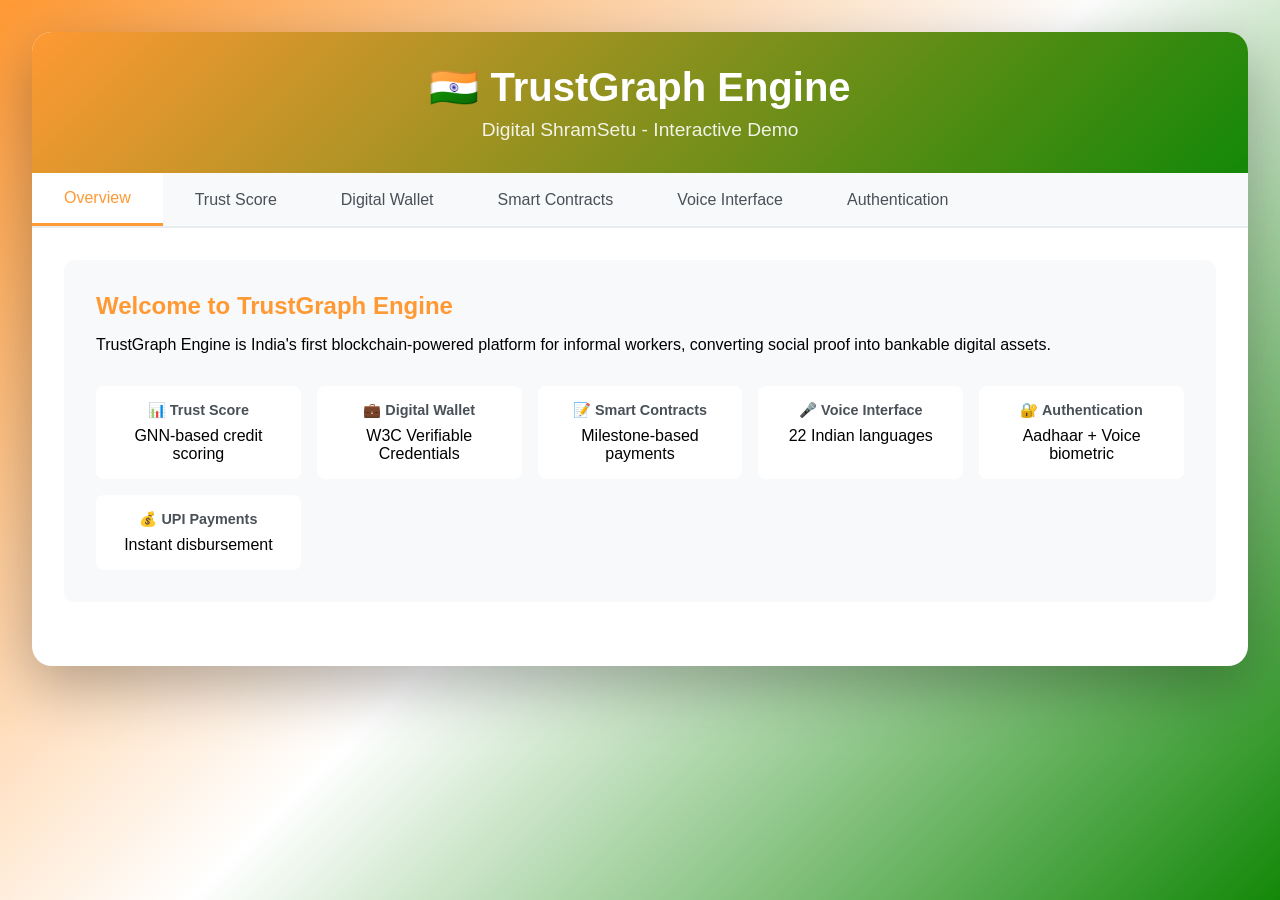
<file: demo.html>
<!DOCTYPE html>
<html lang="en">
<head>
    <meta charset="UTF-8">
    <meta name="viewport" content="width=device-width, initial-scale=1.0">
    <title>TrustGraph Engine - Interactive Demo</title>
    <style>
        * { margin: 0; padding: 0; box-sizing: border-box; }
        
        body {
            font-family: -apple-system, BlinkMacSystemFont, 'Segoe UI', Roboto, sans-serif;
            background: linear-gradient(135deg, #FF9933 0%, #FFFFFF 50%, #138808 100%);
            min-height: 100vh;
            padding: 2rem;
        }
        
        .container {
            max-width: 1400px;
            margin: 0 auto;
            background: white;
            border-radius: 20px;
            box-shadow: 0 20px 60px rgba(0,0,0,0.3);
            overflow: hidden;
        }
        
        .header {
            background: linear-gradient(135deg, #FF9933 0%, #138808 100%);
            color: white;
            padding: 2rem;
            text-align: center;
        }
        
        .header h1 {
            font-size: 2.5rem;
            margin-bottom: 0.5rem;
        }
        
        .header p {
            font-size: 1.2rem;
            opacity: 0.9;
        }
        
        .nav {
            display: flex;
            background: #f8f9fa;
            border-bottom: 2px solid #e9ecef;
            overflow-x: auto;
        }
        
        .nav-item {
            padding: 1rem 2rem;
            cursor: pointer;
            border: none;
            background: none;
            font-size: 1rem;
            font-weight: 500;
            color: #495057;
            transition: all 0.3s;
            white-space: nowrap;
        }
        
        .nav-item:hover {
            background: #e9ecef;
        }
        
        .nav-item.active {
            background: white;
            color: #FF9933;
            border-bottom: 3px solid #FF9933;
        }
        
        .content {
            padding: 2rem;
        }
        
        .tab-content {
            display: none;
        }
        
        .tab-content.active {
            display: block;
            animation: fadeIn 0.3s;
        }
        
        @keyframes fadeIn {
            from { opacity: 0; transform: translateY(10px); }
            to { opacity: 1; transform: translateY(0); }
        }
        
        .demo-section {
            background: #f8f9fa;
            padding: 2rem;
            border-radius: 10px;
            margin-bottom: 2rem;
        }
        
        .demo-section h2 {
            color: #FF9933;
            margin-bottom: 1rem;
        }
        
        .form-group {
            margin-bottom: 1.5rem;
        }
        
        .form-group label {
            display: block;
            margin-bottom: 0.5rem;
            font-weight: 500;
            color: #495057;
        }
        
        .form-group input,
        .form-group select,
        .form-group textarea {
            width: 100%;
            padding: 0.75rem;
            border: 2px solid #e9ecef;
            border-radius: 8px;
            font-size: 1rem;
            transition: border-color 0.3s;
        }
        
        .form-group input:focus,
        .form-group select:focus,
        .form-group textarea:focus {
            outline: none;
            border-color: #FF9933;
        }
        
        .btn {
            padding: 0.75rem 2rem;
            border: none;
            border-radius: 8px;
            font-size: 1rem;
            font-weight: 600;
            cursor: pointer;
            transition: all 0.3s;
            margin-right: 1rem;
        }
        
        .btn-primary {
            background: linear-gradient(135deg, #FF9933, #FF6600);
            color: white;
        }
        
        .btn-primary:hover {
            transform: translateY(-2px);
            box-shadow: 0 5px 15px rgba(255, 153, 51, 0.4);
        }
        
        .btn-success {
            background: #138808;
            color: white;
        }
        
        .btn-success:hover {
            background: #0f6906;
        }
        
        .result-box {
            background: white;
            padding: 1.5rem;
            border-radius: 10px;
            border-left: 4px solid #FF9933;
            margin-top: 1rem;
            display: none;
        }
        
        .result-box.show {
            display: block;
            animation: slideIn 0.3s;
        }
        
        @keyframes slideIn {
            from { opacity: 0; transform: translateX(-20px); }
            to { opacity: 1; transform: translateX(0); }
        }
        
        .score-display {
            text-align: center;
            padding: 2rem;
        }
        
        .score-circle {
            width: 200px;
            height: 200px;
            border-radius: 50%;
            background: linear-gradient(135deg, #FF9933, #138808);
            display: flex;
            align-items: center;
            justify-content: center;
            margin: 0 auto 1rem;
            box-shadow: 0 10px 30px rgba(0,0,0,0.2);
        }
        
        .score-circle-inner {
            width: 180px;
            height: 180px;
            border-radius: 50%;
            background: white;
            display: flex;
            flex-direction: column;
            align-items: center;
            justify-content: center;
        }
        
        .score-number {
            font-size: 3rem;
            font-weight: bold;
            color: #FF9933;
        }
        
        .score-label {
            font-size: 1rem;
            color: #6c757d;
        }
        
        .factors-grid {
            display: grid;
            grid-template-columns: repeat(auto-fit, minmax(200px, 1fr));
            gap: 1rem;
            margin-top: 2rem;
        }
        
        .factor-card {
            background: white;
            padding: 1rem;
            border-radius: 8px;
            text-align: center;
        }
        
        .factor-card h4 {
            color: #495057;
            margin-bottom: 0.5rem;
            font-size: 0.9rem;
        }
        
        .factor-score {
            font-size: 1.5rem;
            font-weight: bold;
            color: #138808;
        }
        
        .credential-card {
            background: white;
            padding: 1.5rem;
            border-radius: 10px;
            border: 2px solid #e9ecef;
            margin-bottom: 1rem;
        }
        
        .credential-header {
            display: flex;
            justify-content: space-between;
            align-items: center;
            margin-bottom: 1rem;
        }
        
        .credential-badge {
            background: #138808;
            color: white;
            padding: 0.25rem 0.75rem;
            border-radius: 20px;
            font-size: 0.85rem;
        }
        
        .loading {
            text-align: center;
            padding: 2rem;
            color: #6c757d;
        }
        
        .spinner {
            border: 4px solid #f3f3f3;
            border-top: 4px solid #FF9933;
            border-radius: 50%;
            width: 40px;
            height: 40px;
            animation: spin 1s linear infinite;
            margin: 0 auto 1rem;
        }
        
        @keyframes spin {
            0% { transform: rotate(0deg); }
            100% { transform: rotate(360deg); }
        }
    </style>
</head>
<body>
    <div class="container">
        <div class="header">
            <h1>🇮🇳 TrustGraph Engine</h1>
            <p>Digital ShramSetu - Interactive Demo</p>
        </div>
        
        <div class="nav">
            <button class="nav-item active" onclick="showTab('overview')">Overview</button>
            <button class="nav-item" onclick="showTab('trust-score')">Trust Score</button>
            <button class="nav-item" onclick="showTab('wallet')">Digital Wallet</button>
            <button class="nav-item" onclick="showTab('contracts')">Smart Contracts</button>
            <button class="nav-item" onclick="showTab('voice')">Voice Interface</button>
            <button class="nav-item" onclick="showTab('auth')">Authentication</button>
        </div>
        
        <div class="content">
            <!-- Overview Tab -->
            <div id="overview" class="tab-content active">
                <div class="demo-section">
                    <h2>Welcome to TrustGraph Engine</h2>
                    <p style="margin-bottom: 1rem;">TrustGraph Engine is India's first blockchain-powered platform for informal workers, converting social proof into bankable digital assets.</p>
                    
                    <div class="factors-grid">
                        <div class="factor-card">
                            <h4>📊 Trust Score</h4>
                            <p>GNN-based credit scoring</p>
                        </div>
                        <div class="factor-card">
                            <h4>💼 Digital Wallet</h4>
                            <p>W3C Verifiable Credentials</p>
                        </div>
                        <div class="factor-card">
                            <h4>📝 Smart Contracts</h4>
                            <p>Milestone-based payments</p>
                        </div>
                        <div class="factor-card">
                            <h4>🎤 Voice Interface</h4>
                            <p>22 Indian languages</p>
                        </div>
                        <div class="factor-card">
                            <h4>🔐 Authentication</h4>
                            <p>Aadhaar + Voice biometric</p>
                        </div>
                        <div class="factor-card">
                            <h4>💰 UPI Payments</h4>
                            <p>Instant disbursement</p>
                        </div>
                    </div>
                </div>
            </div>
            
            <!-- Trust Score Tab -->
            <div id="trust-score" class="tab-content">
                <div class="demo-section">
                    <h2>Resilience Score Calculator</h2>
                    <p style="margin-bottom: 1.5rem;">Calculate trust score using Graph Neural Networks</p>
                    
                    <div class="form-group">
                        <label>Worker ID</label>
                        <input type="text" id="worker-id" value="user_123" placeholder="Enter worker ID">
                    </div>
                    
                    <button class="btn btn-primary" onclick="calculateTrustScore()">Calculate Trust Score</button>
                    
                    <div id="trust-score-result" class="result-box">
                        <div id="trust-score-loading" class="loading" style="display: none;">
                            <div class="spinner"></div>
                            <p>Analyzing trust factors...</p>
                        </div>
                        <div id="trust-score-display" style="display: none;">
                            <div class="score-display">
                                <div class="score-circle">
                                    <div class="score-circle-inner">
                                        <div class="score-number" id="score-value">720</div>
                                        <div class="score-label">Resilience Score</div>
                                    </div>
                                </div>
                                <h3 id="score-category" style="color: #138808;">Good Credit</h3>
                            </div>
                            
                            <div class="factors-grid" id="factors-display"></div>
                            
                            <div style="margin-top: 2rem; padding: 1rem; background: #e7f5e7; border-radius: 8px;">
                                <h4 style="color: #138808; margin-bottom: 0.5rem;">Credit Eligibility</h4>
                                <p><strong>Max Loan:</strong> ₹<span id="max-loan">50,000</span></p>
                                <p><strong>Interest Rate:</strong> <span id="interest-rate">15.0</span>%</p>
                            </div>
                        </div>
                    </div>
                </div>
            </div>
            
            <!-- Digital Wallet Tab -->
            <div id="wallet" class="tab-content">
                <div class="demo-section">
                    <h2>Digital Wallet</h2>
                    <p style="margin-bottom: 1.5rem;">Self-sovereign identity with W3C Verifiable Credentials</p>
                    
                    <div class="form-group">
                        <label>Worker ID</label>
                        <input type="text" id="wallet-worker-id" value="user_123" placeholder="Enter worker ID">
                    </div>
                    
                    <button class="btn btn-primary" onclick="loadWallet()">Load Wallet</button>
                    <button class="btn btn-success" onclick="createCredential()">Create New Credential</button>
                    
                    <div id="wallet-result" class="result-box">
                        <div id="wallet-loading" class="loading" style="display: none;">
                            <div class="spinner"></div>
                            <p>Loading wallet...</p>
                        </div>
                        <div id="wallet-display" style="display: none;">
                            <div style="background: linear-gradient(135deg, #FF9933, #138808); color: white; padding: 2rem; border-radius: 10px; margin-bottom: 1rem;">
                                <h3 style="margin-bottom: 1rem;">Wallet Overview</h3>
                                <p><strong>DID:</strong> <span id="wallet-did"></span></p>
                                <p><strong>Trust Score:</strong> <span id="wallet-score"></span></p>
                                <p><strong>Total Earnings:</strong> ₹<span id="wallet-earnings"></span></p>
                            </div>
                            
                            <h3 style="margin: 1.5rem 0 1rem;">Verifiable Credentials</h3>
                            <div id="credentials-list"></div>
                        </div>
                    </div>
                </div>
            </div>
            
            <!-- Smart Contracts Tab -->
            <div id="contracts" class="tab-content">
                <div class="demo-section">
                    <h2>Agentic Smart Contracts</h2>
                    <p style="margin-bottom: 1.5rem;">Create milestone-based contracts with auto-payment</p>
                    
                    <div class="form-group">
                        <label>Job Title</label>
                        <input type="text" id="job-title" value="House Construction" placeholder="Enter job title">
                    </div>
                    
                    <div class="form-group">
                        <label>Total Amount (₹)</label>
                        <input type="number" id="job-amount" value="50000" placeholder="Enter amount">
                    </div>
                    
                    <div class="form-group">
                        <label>Number of Milestones</label>
                        <input type="number" id="milestones-count" value="3" min="1" max="10">
                    </div>
                    
                    <button class="btn btn-primary" onclick="createContract()">Create Contract</button>
                    <button class="btn btn-success" onclick="submitProof()">Submit Milestone Proof</button>
                    
                    <div id="contract-result" class="result-box">
                        <div id="contract-display"></div>
                    </div>
                </div>
            </div>
</file>
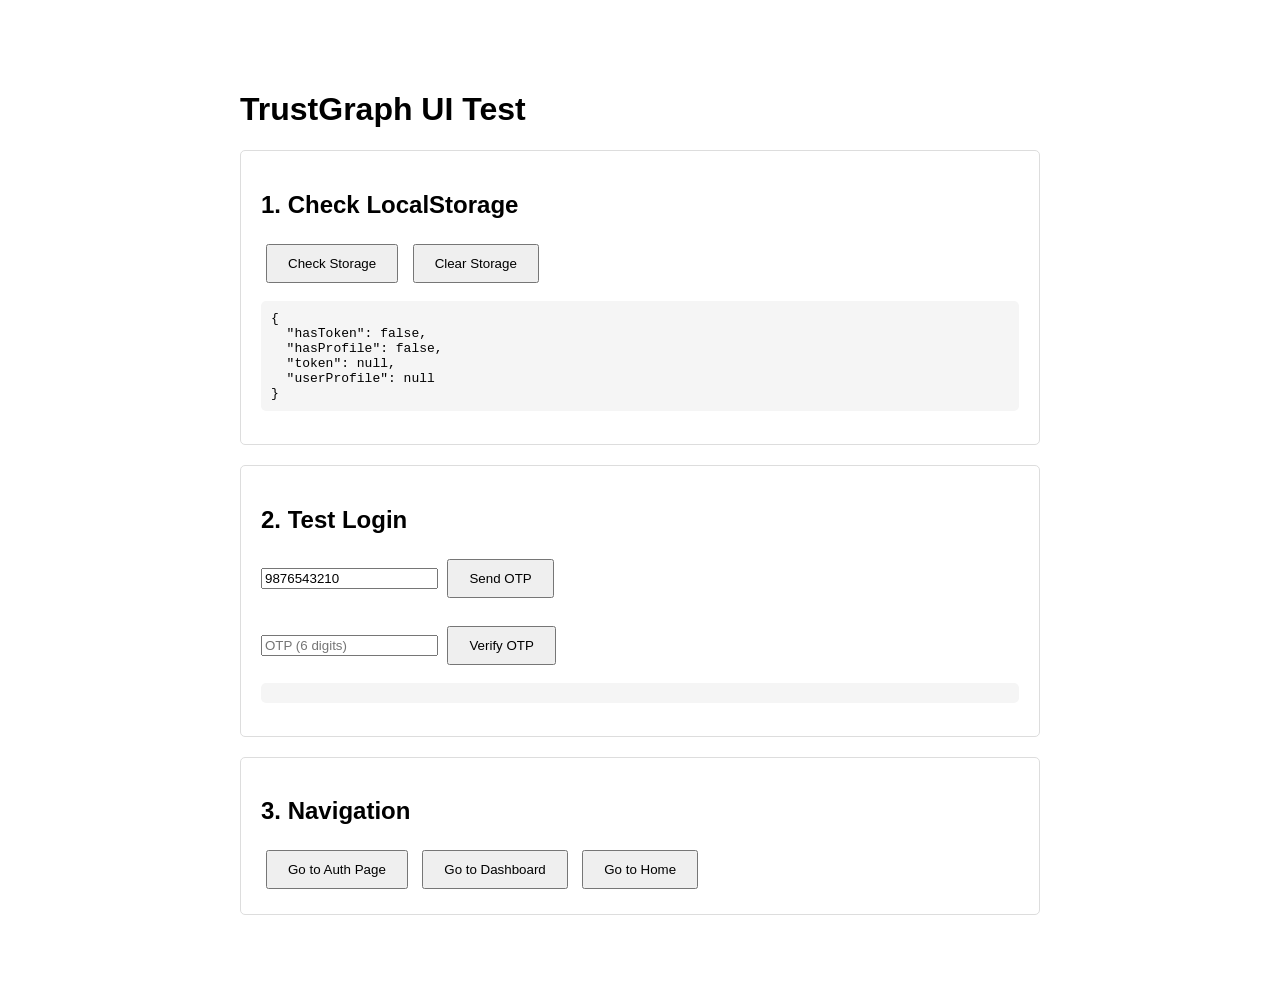
<file: test_ui.html>
<!DOCTYPE html>
<html>
<head>
    <title>Test UI - TrustGraph</title>
    <style>
        body {
            font-family: Arial, sans-serif;
            max-width: 800px;
            margin: 50px auto;
            padding: 20px;
        }
        .section {
            border: 1px solid #ddd;
            padding: 20px;
            margin: 20px 0;
            border-radius: 5px;
        }
        button {
            padding: 10px 20px;
            margin: 5px;
            cursor: pointer;
        }
        .success { color: green; }
        .error { color: red; }
        pre {
            background: #f5f5f5;
            padding: 10px;
            border-radius: 5px;
            overflow-x: auto;
        }
    </style>
</head>
<body>
    <h1>TrustGraph UI Test</h1>
    
    <div class="section">
        <h2>1. Check LocalStorage</h2>
        <button onclick="checkStorage()">Check Storage</button>
        <button onclick="clearStorage()">Clear Storage</button>
        <pre id="storageResult"></pre>
    </div>
    
    <div class="section">
        <h2>2. Test Login</h2>
        <input type="text" id="testPhone" placeholder="Phone (10 digits)" value="9876543210">
        <button onclick="testLogin()">Send OTP</button>
        <br><br>
        <input type="text" id="testOtp" placeholder="OTP (6 digits)">
        <button onclick="testVerifyOTP()">Verify OTP</button>
        <pre id="loginResult"></pre>
    </div>
    
    <div class="section">
        <h2>3. Navigation</h2>
        <button onclick="goToAuth()">Go to Auth Page</button>
        <button onclick="goToDashboard()">Go to Dashboard</button>
        <button onclick="goToHome()">Go to Home</button>
    </div>
    
    <script>
        const API_BASE = 'http://localhost:8000/api';
        
        function checkStorage() {
            const token = localStorage.getItem('token');
            const userProfile = localStorage.getItem('userProfile');
            
            const result = {
                hasToken: !!token,
                hasProfile: !!userProfile,
                token: token ? token.substring(0, 50) + '...' : null,
                userProfile: userProfile ? JSON.parse(userProfile) : null
            };
            
            document.getElementById('storageResult').textContent = JSON.stringify(result, null, 2);
        }
        
        function clearStorage() {
            localStorage.removeItem('token');
            localStorage.removeItem('userProfile');
            document.getElementById('storageResult').textContent = 'Storage cleared!';
        }
        
        async function testLogin() {
            const phone = document.getElementById('testPhone').value;
            const resultEl = document.getElementById('loginResult');
            
            try {
                resultEl.textContent = 'Sending OTP...';
                
                const response = await fetch(`${API_BASE}/auth/login`, {
                    method: 'POST',
                    headers: { 'Content-Type': 'application/json' },
                    body: JSON.stringify({ phone: phone })
                });
                
                const data = await response.json();
                resultEl.textContent = JSON.stringify(data, null, 2);
                
                if (data.otp_demo) {
                    document.getElementById('testOtp').value = data.otp_demo;
                }
            } catch (error) {
                resultEl.textContent = 'Error: ' + error.message;
            }
        }
        
        async function testVerifyOTP() {
            const phone = document.getElementById('testPhone').value;
            const otp = document.getElementById('testOtp').value;
            const resultEl = document.getElementById('loginResult');
            
            try {
                resultEl.textContent = 'Verifying OTP...';
                
                const response = await fetch(`${API_BASE}/auth/login/verify`, {
                    method: 'POST',
                    headers: { 'Content-Type': 'application/json' },
                    body: JSON.stringify({ phone: phone, otp: otp })
                });
                
                const data = await response.json();
                
                if (data.success) {
                    localStorage.setItem('token', data.token);
                    localStorage.setItem('userProfile', JSON.stringify(data.user_profile));
                    resultEl.innerHTML = '<span class="success">✓ Login successful!</span>\n' + JSON.stringify(data, null, 2);
                } else {
                    resultEl.innerHTML = '<span class="error">✗ Login failed</span>\n' + JSON.stringify(data, null, 2);
                }
            } catch (error) {
                resultEl.textContent = 'Error: ' + error.message;
            }
        }
        
        function goToAuth() {
            window.location.href = '/auth.html';
        }
        
        function goToDashboard() {
            window.location.href = '/index.html';
        }
        
        function goToHome() {
            window.location.href = '/';
        }
        
        // Auto-check storage on load
        window.addEventListener('load', checkStorage);
    </script>
</body>
</html>
</file>
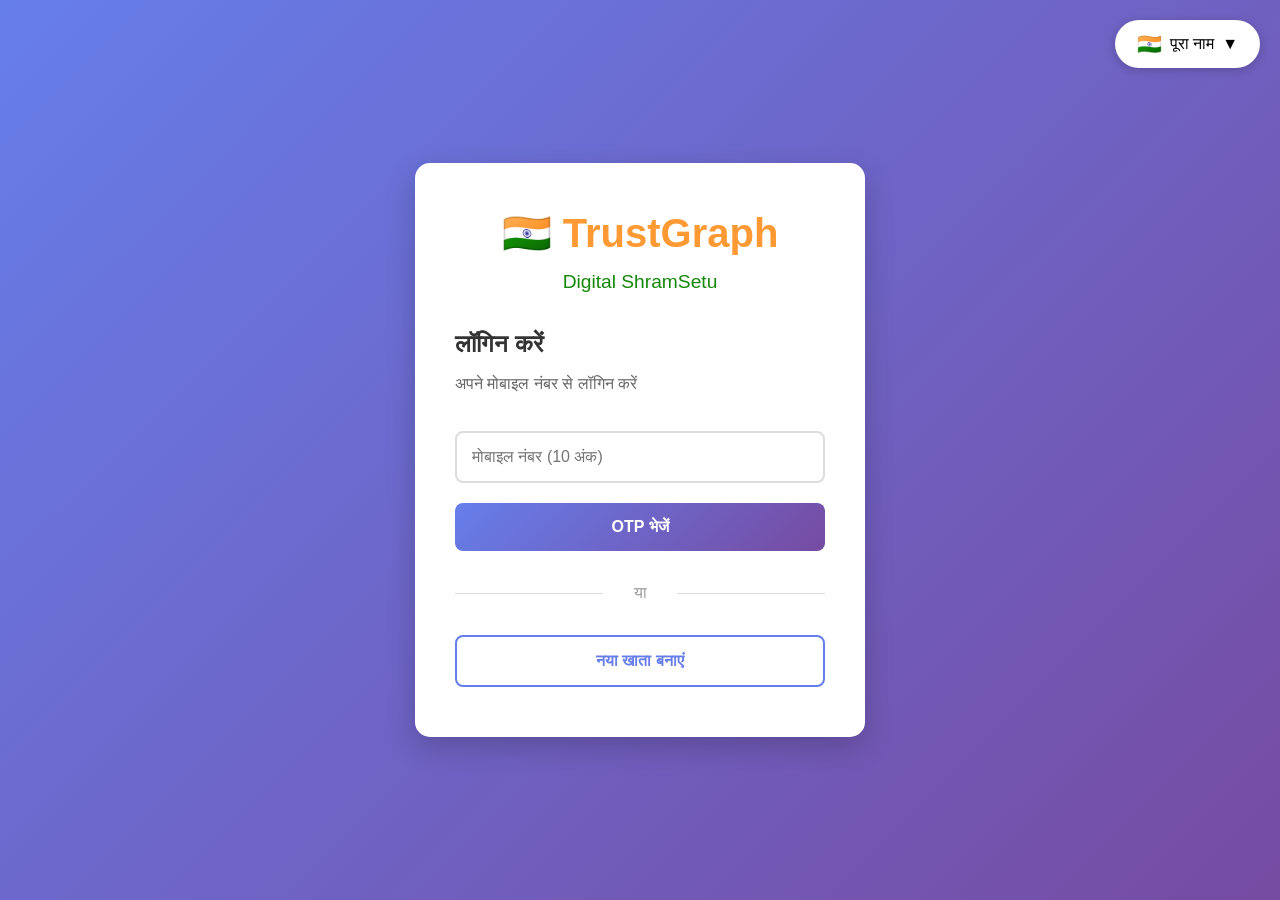
<file: frontend/auth.html>
<!DOCTYPE html>
<html lang="hi">
<head>
    <meta charset="UTF-8">
    <meta name="viewport" content="width=device-width, initial-scale=1.0">
    <meta name="theme-color" content="#FF9933">
    <title>TrustGraph - लॉगिन/साइन अप</title>
    <link rel="stylesheet" href="themes.css">
    <link rel="stylesheet" href="styles.css">
    <script src="i18n.js"></script>
    <style>
        /* Language Switcher */
        .lang-switcher {
            position: fixed;
            top: 20px;
            right: 20px;
            z-index: 1000;
        }
        
        .lang-btn {
            background: white;
            border: 2px solid rgba(255,255,255,0.3);
            border-radius: 25px;
            padding: 10px 20px;
            cursor: pointer;
            font-size: 16px;
            display: flex;
            align-items: center;
            gap: 8px;
            box-shadow: 0 2px 10px rgba(0,0,0,0.2);
            transition: all 0.3s;
        }
        
        .lang-btn:hover {
            box-shadow: 0 4px 15px rgba(0,0,0,0.3);
            transform: translateY(-2px);
        }
        
        .lang-dropdown {
            position: absolute;
            top: 100%;
            right: 0;
            margin-top: 10px;
            background: white;
            border: 2px solid #ddd;
            border-radius: 15px;
            box-shadow: 0 4px 20px rgba(0,0,0,0.15);
            min-width: 200px;
            max-height: 400px;
            overflow-y: auto;
            display: none;
        }
        
        .lang-dropdown.active {
            display: block;
            animation: slideDown 0.3s ease-out;
        }
        
        @keyframes slideDown {
            from {
                opacity: 0;
                transform: translateY(-10px);
            }
            to {
                opacity: 1;
                transform: translateY(0);
            }
        }
        
        .lang-option {
            padding: 12px 20px;
            cursor: pointer;
            display: flex;
            align-items: center;
            gap: 10px;
            transition: background 0.2s;
            border-bottom: 1px solid #f0f0f0;
        }
        
        .lang-option:last-child {
            border-bottom: none;
        }
        
        .lang-option:hover {
            background: #f5f5f5;
        }
        
        .lang-option.active {
            background: #e3f2fd;
            font-weight: bold;
        }
        
        .lang-flag {
            font-size: 20px;
        }
        
        .lang-name {
            flex: 1;
        }
        
        .lang-check {
            color: #4CAF50;
            font-size: 18px;
        }
        
        .auth-container {
            min-height: 100vh;
            display: flex;
            align-items: center;
            justify-content: center;
            background: linear-gradient(135deg, #667eea 0%, #764ba2 100%);
            padding: 20px;
        }
        
        .auth-card {
            background: white;
            border-radius: 15px;
            padding: 40px;
            max-width: 450px;
            width: 100%;
            box-shadow: 0 10px 30px rgba(0,0,0,0.2);
        }
        
        .auth-logo {
            text-align: center;
            margin-bottom: 30px;
        }
        
        .auth-logo h1 {
            color: #FF9933;
            font-size: 2.5em;
            margin: 0;
        }
        
        .auth-logo p {
            color: #138808;
            font-size: 1.2em;
            margin: 5px 0 0 0;
        }
        
        .auth-form h2 {
            color: #333;
            margin-bottom: 10px;
        }
        
        .auth-form .subtitle {
            color: #666;
            margin-bottom: 25px;
        }
        
        .input-field {
            width: 100%;
            padding: 15px;
            margin: 10px 0;
            border: 2px solid #ddd;
            border-radius: 8px;
            font-size: 16px;
            transition: border-color 0.3s;
        }
        
        .input-field:focus {
            outline: none;
            border-color: #667eea;
        }
        
        .btn-primary {
            width: 100%;
            padding: 15px;
            background: linear-gradient(135deg, #667eea 0%, #764ba2 100%);
            color: white;
            border: none;
            border-radius: 8px;
            font-size: 16px;
            font-weight: bold;
            cursor: pointer;
            margin: 10px 0;
            transition: opacity 0.3s;
        }
        
        .btn-primary:hover {
            opacity: 0.9;
        }
        
        .btn-secondary {
            width: 100%;
            padding: 15px;
            background: white;
            color: #667eea;
            border: 2px solid #667eea;
            border-radius: 8px;
            font-size: 16px;
            font-weight: bold;
            cursor: pointer;
            margin: 10px 0;
            transition: all 0.3s;
        }
        
        .btn-secondary:hover {
            background: #f5f5f5;
        }
        
        .divider {
            text-align: center;
            margin: 20px 0;
            color: #999;
            position: relative;
        }
        
        .divider::before,
        .divider::after {
            content: '';
            position: absolute;
            top: 50%;
            width: 40%;
            height: 1px;
            background: #ddd;
        }
        
        .divider::before {
            left: 0;
        }
        
        .divider::after {
            right: 0;
        }
        
        .message {
            position: fixed;
            top: 20px;
            right: 20px;
            padding: 15px 20px;
            border-radius: 8px;
            color: white;
            font-weight: bold;
            z-index: 10000;
            box-shadow: 0 2px 10px rgba(0,0,0,0.2);
            animation: slideIn 0.3s ease-out;
        }
        
        .message-success {
            background: #4CAF50;
        }
        
        .message-error {
            background: #f44336;
        }
        
        .message-info {
            background: #2196F3;
        }
        
        @keyframes slideIn {
            from {
                transform: translateX(400px);
                opacity: 0;
            }
            to {
                transform: translateX(0);
                opacity: 1;
            }
        }
        
        @keyframes slideOut {
            from {
                transform: translateX(0);
                opacity: 1;
            }
            to {
                transform: translateX(400px);
                opacity: 0;
            }
        }
        
        .required {
            color: #f44336;
        }
        
        .hidden {
            display: none !important;
        }
    </style>
</head>
<body>
    <!-- Language Switcher -->
    <div class="lang-switcher">
        <button class="lang-btn" onclick="toggleLangDropdown()">
            <span class="lang-flag" id="currentLangFlag">🇮🇳</span>
            <span class="lang-name" id="currentLangName">हिन्दी</span>
            <span>▼</span>
        </button>
        
        <div class="lang-dropdown" id="langDropdown"></div>
    </div>
    
    <div class="auth-container">
        <div class="auth-card">
            <div class="auth-logo">
                <h1>🇮🇳 TrustGraph</h1>
                <p>Digital ShramSetu</p>
            </div>
            
            <!-- Login Form -->
            <div id="loginForm" class="auth-form">
                <h2>लॉगिन करें</h2>
                <p class="subtitle">अपने मोबाइल नंबर से लॉगिन करें</p>
                
                <input 
                    type="tel" 
                    id="loginPhone" 
                    placeholder="मोबाइल नंबर (10 अंक)" 
                    maxlength="10"
                    pattern="[0-9]{10}"
                    class="input-field"
                />
                
                <button onclick="initiateLogin()" class="btn-primary">OTP भेजें</button>
                
                <div class="divider">या</div>
                
                <button onclick="showSignupForm()" class="btn-secondary">नया खाता बनाएं</button>
            </div>
            
            <!-- Login OTP Verification -->
            <div id="loginOtpForm" class="auth-form hidden">
                <h2>OTP सत्यापन</h2>
                <p class="subtitle">OTP भेजा गया: <span id="loginPhoneDisplay"></span></p>
                
                <input 
                    type="text" 
                    id="loginOtp" 
                    placeholder="OTP दर्ज करें (6 अंक)" 
                    maxlength="6"
                    pattern="[0-9]{6}"
                    class="input-field"
                />
                
                <button onclick="verifyLoginOTP()" class="btn-primary">सत्यापित करें</button>
                <button onclick="showLoginForm()" class="btn-secondary">रद्द करें</button>
            </div>
            
            <!-- Signup Form -->
            <div id="signupForm" class="auth-form hidden">
                <h2>नया खाता बनाएं</h2>
                <p class="subtitle">अपनी जानकारी दर्ज करें</p>
                
                <input 
                    type="text" 
                    id="signupName" 
                    placeholder="पूरा नाम *" 
                    class="input-field"
                    required
                />
                
                <input 
                    type="tel" 
                    id="signupPhone" 
                    placeholder="मोबाइल नंबर (10 अंक) *" 
                    maxlength="10"
                    pattern="[0-9]{10}"
                    class="input-field"
                    required
                />
                
                <input 
                    type="text" 
                    id="signupAadhaar" 
                    placeholder="आधार नंबर (12 अंक) *" 
                    maxlength="12"
                    pattern="[0-9]{12}"
                    class="input-field"
                    required
                />
                
                <input 
                    type="email" 
                    id="signupEmail" 
                    placeholder="ईमेल (वैकल्पिक)" 
                    class="input-field"
                />
                
                <input 
                    type="text" 
                    id="signupCity" 
                    placeholder="शहर (वैकल्पिक)" 
                    class="input-field"
                />
                
                <input 
                    type="text" 
                    id="signupState" 
                    placeholder="राज्य (वैकल्पिक)" 
                    class="input-field"
                />
                
                <input 
                    type="text" 
                    id="signupPincode" 
                    placeholder="पिनकोड (6 अंक, वैकल्पिक)" 
                    maxlength="6"
                    pattern="[0-9]{6}"
                    class="input-field"
                />
                
                <button onclick="initiateSignup()" class="btn-primary">साइन अप करें</button>
                
                <div class="divider">या</div>
                
                <button onclick="showLoginForm()" class="btn-secondary">पहले से खाता है? लॉगिन करें</button>
            </div>
            
            <!-- Signup OTP Verification -->
            <div id="signupOtpForm" class="auth-form hidden">
                <h2>OTP सत्यापन</h2>
                <p class="subtitle">OTP भेजा गया: <span id="signupPhoneDisplay"></span></p>
                
                <input 
                    type="text" 
                    id="signupOtp" 
                    placeholder="OTP दर्ज करें (6 अंक)" 
                    maxlength="6"
                    pattern="[0-9]{6}"
                    class="input-field"
                />
                
                <button onclick="verifySignupOTP()" class="btn-primary">सत्यापित करें और खाता बनाएं</button>
                <button onclick="showSignupForm()" class="btn-secondary">रद्द करें</button>
            </div>
        </div>
    </div>
    
    <script>
        const API_BASE = 'http://localhost:8000/api';
        let signupData = null;
        
        // Form Navigation
        function showLoginForm() {
            document.getElementById('loginForm').classList.remove('hidden');
            document.getElementById('loginOtpForm').classList.add('hidden');
            document.getElementById('signupForm').classList.add('hidden');
            document.getElementById('signupOtpForm').classList.add('hidden');
        }
        
        function showSignupForm() {
            document.getElementById('loginForm').classList.add('hidden');
            document.getElementById('loginOtpForm').classList.add('hidden');
            document.getElementById('signupForm').classList.remove('hidden');
            document.getElementById('signupOtpForm').classList.add('hidden');
        }
        
        // Message Display
        function showMessage(message, type = 'info') {
            const messageDiv = document.createElement('div');
            messageDiv.className = `message message-${type}`;
            messageDiv.textContent = message;
            
            document.body.appendChild(messageDiv);
            
            setTimeout(() => {
                messageDiv.style.animation = 'slideOut 0.3s ease-out';
                setTimeout(() => messageDiv.remove(), 300);
            }, 3000);
        }
        
        // Login Flow
        async function initiateLogin() {
            const phone = document.getElementById('loginPhone').value;
            
            if (!phone || phone.length !== 10) {
                showMessage('कृपया सही मोबाइल नंबर दर्ज करें (10 अंक)', 'error');
                return;
            }
            
            try {
                showMessage('OTP भेजा जा रहा है...', 'info');
                
                const response = await fetch(`${API_BASE}/auth/login`, {
                    method: 'POST',
                    headers: { 'Content-Type': 'application/json' },
                    body: JSON.stringify({ phone: phone })
                });
                
                const data = await response.json();
                
                if (response.ok && data.success) {
                    document.getElementById('loginForm').classList.add('hidden');
                    document.getElementById('loginOtpForm').classList.remove('hidden');
                    document.getElementById('loginPhoneDisplay').textContent = data.phone;
                    
                    if (data.otp_demo) {
                        showMessage(`OTP: ${data.otp_demo}`, 'success');
                    } else {
                        showMessage('OTP आपके मोबाइल पर भेजा गया है', 'success');
                    }
                } else {
                    if (data.detail && data.detail.includes('not registered')) {
                        showMessage('फोन नंबर पंजीकृत नहीं है। कृपया साइन अप करें।', 'error');
                        setTimeout(showSignupForm, 2000);
                    } else {
                        showMessage(data.error || data.detail || 'Login failed', 'error');
                    }
                }
            } catch (error) {
                console.error('Login error:', error);
                showMessage('कनेक्शन में समस्या है', 'error');
            }
        }
        
        async function verifyLoginOTP() {
            const phone = document.getElementById('loginPhone').value;
            const otp = document.getElementById('loginOtp').value;
            
            if (!otp || otp.length !== 6) {
                showMessage('कृपया 6 अंकों का OTP दर्ज करें', 'error');
                return;
            }
            
            try {
                showMessage('OTP सत्यापित किया जा रहा है...', 'info');
                
                const response = await fetch(`${API_BASE}/auth/login/verify`, {
                    method: 'POST',
                    headers: { 'Content-Type': 'application/json' },
                    body: JSON.stringify({ phone: phone, otp: otp })
                });
                
                const data = await response.json();
                
                if (response.ok && data.success) {
                    localStorage.setItem('token', data.token);
                    localStorage.setItem('userProfile', JSON.stringify(data.user_profile));
                    
                    showMessage('लॉगिन सफल!', 'success');
                    setTimeout(() => {
                        window.location.href = 'index.html';
                    }, 1000);
                } else {
                    showMessage(data.error || data.detail || 'OTP सत्यापन विफल', 'error');
                }
            } catch (error) {
                console.error('OTP verification error:', error);
                showMessage('कनेक्शन में समस्या है', 'error');
            }
        }
        
        // Signup Flow
        async function initiateSignup() {
            const name = document.getElementById('signupName').value;
            const phone = document.getElementById('signupPhone').value;
            const aadhaar = document.getElementById('signupAadhaar').value;
            const email = document.getElementById('signupEmail').value;
            const city = document.getElementById('signupCity').value;
            const state = document.getElementById('signupState').value;
            const pincode = document.getElementById('signupPincode').value;
            
            // Validation
            if (!name) {
                showMessage('कृपया अपना नाम दर्ज करें', 'error');
                return;
            }
            
            if (!phone || phone.length !== 10) {
                showMessage('कृपया सही मोबाइल नंबर दर्ज करें (10 अंक)', 'error');
                return;
            }
            
            if (!aadhaar || aadhaar.length !== 12) {
                showMessage('कृपया सही आधार नंबर दर्ज करें (12 अंक)', 'error');
                return;
            }
            
            try {
                showMessage('OTP भेजा जा रहा है...', 'info');
                
                const response = await fetch(`${API_BASE}/auth/signup`, {
                    method: 'POST',
                    headers: { 'Content-Type': 'application/json' },
                    body: JSON.stringify({
                        phone: phone,
                        aadhaar_number: aadhaar,
                        name: name,
                        email: email || null,
                        city: city || null,
                        state: state || null,
                        pincode: pincode || null,
                        preferred_language: 'hi'
                    })
                });
                
                const data = await response.json();
                
                if (response.ok && data.success) {
                    signupData = data.signup_data;
                    document.getElementById('signupForm').classList.add('hidden');
                    document.getElementById('signupOtpForm').classList.remove('hidden');
                    document.getElementById('signupPhoneDisplay').textContent = data.phone;
                    
                    if (data.otp_demo) {
                        showMessage(`OTP: ${data.otp_demo}`, 'success');
                    } else {
                        showMessage('OTP आपके मोबाइल पर भेजा गया है', 'success');
                    }
                } else {
                    showMessage(data.error || 'Signup failed', 'error');
                }
            } catch (error) {
                console.error('Signup error:', error);
                showMessage('कनेक्शन में समस्या है', 'error');
            }
        }
        
        async function verifySignupOTP() {
            const phone = document.getElementById('signupPhone').value;
            const otp = document.getElementById('signupOtp').value;
            
            if (!otp || otp.length !== 6) {
                showMessage('कृपया 6 अंकों का OTP दर्ज करें', 'error');
                return;
            }
            
            try {
                showMessage('OTP सत्यापित किया जा रहा है...', 'info');
                
                const response = await fetch(`${API_BASE}/auth/signup/verify`, {
                    method: 'POST',
                    headers: { 'Content-Type': 'application/json' },
                    body: JSON.stringify({
                        phone: phone,
                        otp: otp,
                        signup_data: signupData
                    })
                });
                
                const data = await response.json();
                
                if (response.ok && data.success) {
                    localStorage.setItem('token', data.token);
                    localStorage.setItem('userProfile', JSON.stringify(data.user_profile));
                    
                    showMessage('खाता सफलतापूर्वक बनाया गया!', 'success');
                    setTimeout(() => {
                        window.location.href = 'index.html';
                    }, 1000);
                } else {
                    showMessage(data.error || 'OTP सत्यापन विफल', 'error');
                }
            } catch (error) {
                console.error('OTP verification error:', error);
                showMessage('कनेक्शन में समस्या है', 'error');
            }
        }
        
        // Language Switcher Functions
        function toggleLangDropdown() {
            const dropdown = document.getElementById('langDropdown');
            dropdown.classList.toggle('active');
        }
        
        function populateLanguages() {
            const dropdown = document.getElementById('langDropdown');
            const languages = getAvailableLanguages();
            const currentLang = getCurrentLanguage();
            
            dropdown.innerHTML = languages.map(lang => `
                <div class="lang-option ${lang.code === currentLang ? 'active' : ''}" 
                     onclick="changeLang('${lang.code}')">
                    <span class="lang-flag">${lang.flag}</span>
                    <span class="lang-name">${lang.name}</span>
                    ${lang.code === currentLang ? '<span class="lang-check">✓</span>' : ''}
                </div>
            `).join('');
        }
        
        function changeLang(langCode) {
            setLanguage(langCode);
            updateCurrentLangDisplay();
            populateLanguages();
            toggleLangDropdown();
        }
        
        function updateCurrentLangDisplay() {
            const currentLang = getCurrentLanguage();
            const langData = translations[currentLang];
            
            document.getElementById('currentLangFlag').textContent = langData.flag;
            document.getElementById('currentLangName').textContent = langData.name;
        }
        
        // Close dropdown when clicking outside
        document.addEventListener('click', (e) => {
            const switcher = document.querySelector('.lang-switcher');
            const dropdown = document.getElementById('langDropdown');
            
            if (switcher && !switcher.contains(e.target)) {
                dropdown.classList.remove('active');
            }
        });
        
        // Initialize language switcher on load
        window.addEventListener('load', () => {
            populateLanguages();
            updateCurrentLangDisplay();
        });
    </script>
</body>
</html>
</file>
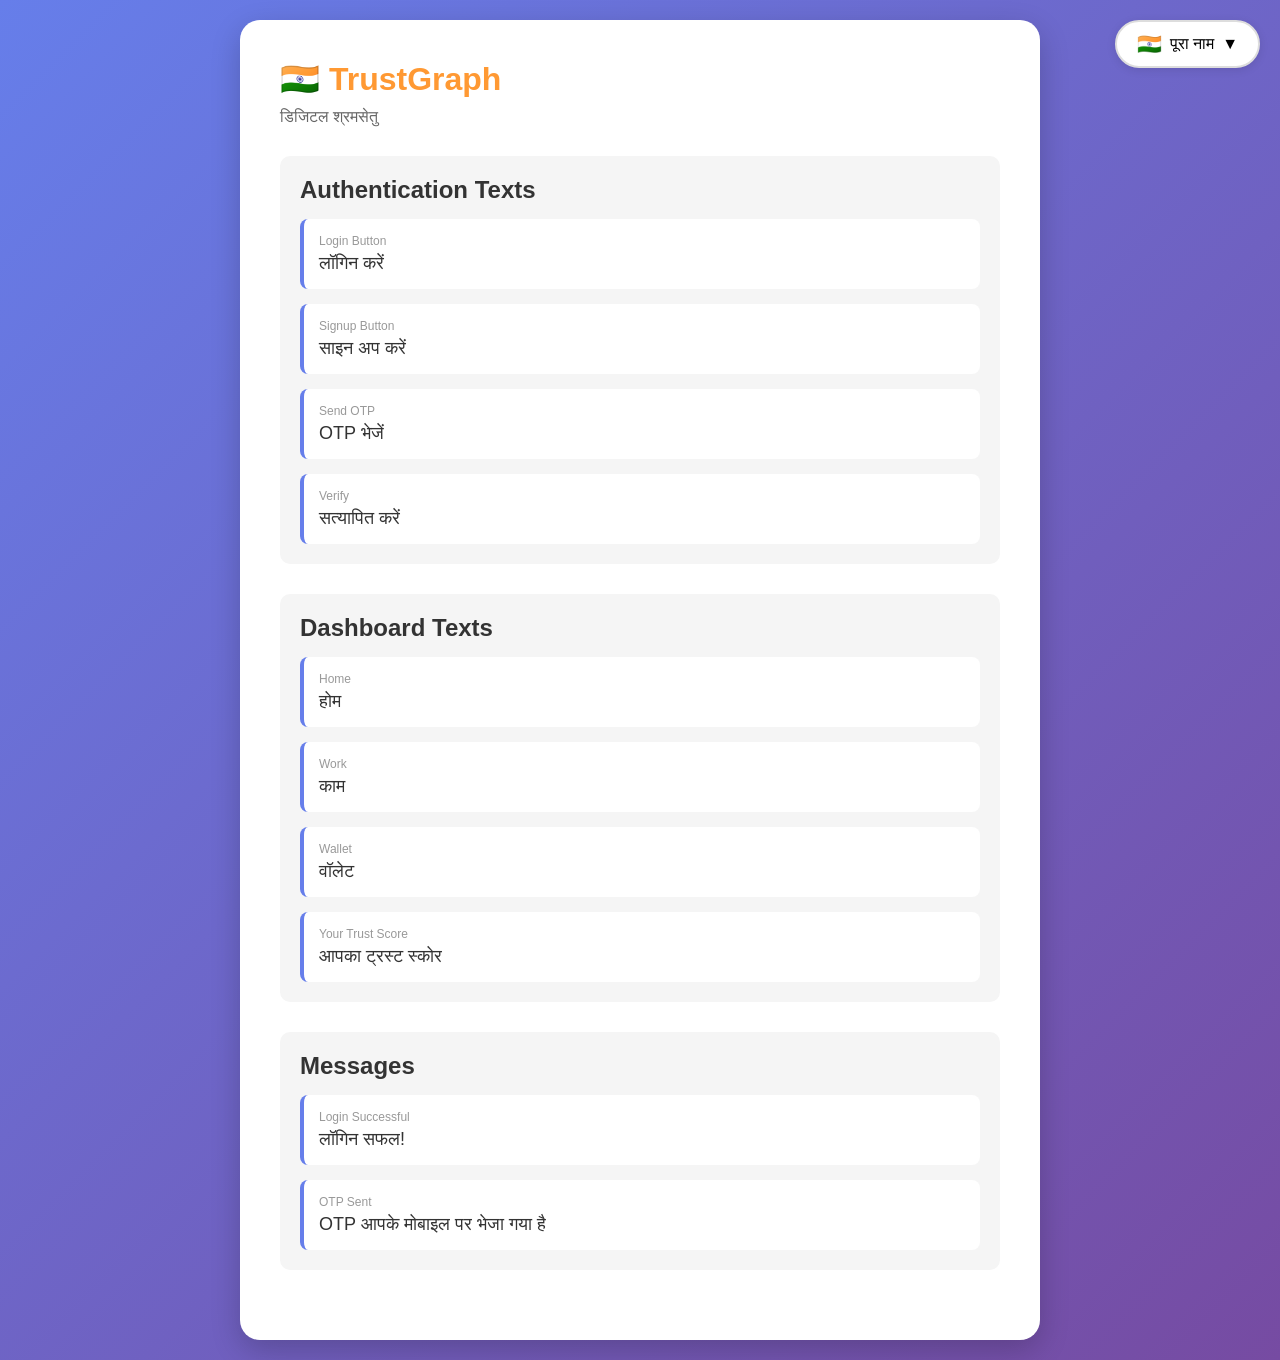
<file: frontend/lang_demo.html>
<!DOCTYPE html>
<html lang="hi">
<head>
    <meta charset="UTF-8">
    <meta name="viewport" content="width=device-width, initial-scale=1.0">
    <title>TrustGraph - Language Demo</title>
    <script src="i18n.js"></script>
    <style>
        * {
            margin: 0;
            padding: 0;
            box-sizing: border-box;
        }
        
        body {
            font-family: Arial, sans-serif;
            background: linear-gradient(135deg, #667eea 0%, #764ba2 100%);
            min-height: 100vh;
            padding: 20px;
        }
        
        .container {
            max-width: 800px;
            margin: 0 auto;
            background: white;
            border-radius: 20px;
            padding: 40px;
            box-shadow: 0 10px 30px rgba(0,0,0,0.2);
        }
        
        h1 {
            color: #FF9933;
            margin-bottom: 10px;
        }
        
        .subtitle {
            color: #666;
            margin-bottom: 30px;
        }
        
        .demo-section {
            margin: 30px 0;
            padding: 20px;
            background: #f5f5f5;
            border-radius: 10px;
        }
        
        .demo-section h2 {
            margin-bottom: 15px;
            color: #333;
        }
        
        .text-demo {
            display: grid;
            gap: 15px;
        }
        
        .text-item {
            padding: 15px;
            background: white;
            border-radius: 8px;
            border-left: 4px solid #667eea;
        }
        
        .text-label {
            font-size: 12px;
            color: #999;
            margin-bottom: 5px;
        }
        
        .text-value {
            font-size: 18px;
            color: #333;
            font-weight: 500;
        }
        
        .lang-switcher {
            position: fixed;
            top: 20px;
            right: 20px;
            z-index: 1000;
        }
        
        .lang-btn {
            background: white;
            border: 2px solid #ddd;
            border-radius: 25px;
            padding: 10px 20px;
            cursor: pointer;
            font-size: 16px;
            display: flex;
            align-items: center;
            gap: 8px;
            box-shadow: 0 2px 10px rgba(0,0,0,0.1);
            transition: all 0.3s;
        }
        
        .lang-btn:hover {
            box-shadow: 0 4px 15px rgba(0,0,0,0.2);
            transform: translateY(-2px);
        }
        
        .lang-dropdown {
            position: absolute;
            top: 100%;
            right: 0;
            margin-top: 10px;
            background: white;
            border: 2px solid #ddd;
            border-radius: 15px;
            box-shadow: 0 4px 20px rgba(0,0,0,0.15);
            min-width: 200px;
            max-height: 400px;
            overflow-y: auto;
            display: none;
        }
        
        .lang-dropdown.active {
            display: block;
            animation: slideDown 0.3s ease-out;
        }
        
        @keyframes slideDown {
            from {
                opacity: 0;
                transform: translateY(-10px);
            }
            to {
                opacity: 1;
                transform: translateY(0);
            }
        }
        
        .lang-option {
            padding: 12px 20px;
            cursor: pointer;
            display: flex;
            align-items: center;
            gap: 10px;
            transition: background 0.2s;
            border-bottom: 1px solid #f0f0f0;
        }
        
        .lang-option:last-child {
            border-bottom: none;
        }
        
        .lang-option:hover {
            background: #f5f5f5;
        }
        
        .lang-option.active {
            background: #e3f2fd;
            font-weight: bold;
        }
        
        .lang-flag {
            font-size: 20px;
        }
        
        .lang-name {
            flex: 1;
        }
        
        .lang-check {
            color: #4CAF50;
            font-size: 18px;
        }
        
        .message {
            position: fixed;
            top: 80px;
            right: 20px;
            padding: 15px 20px;
            background: #4CAF50;
            color: white;
            border-radius: 8px;
            box-shadow: 0 2px 10px rgba(0,0,0,0.2);
            z-index: 10000;
            animation: slideIn 0.3s ease-out;
        }
        
        @keyframes slideIn {
            from {
                transform: translateX(400px);
                opacity: 0;
            }
            to {
                transform: translateX(0);
                opacity: 1;
            }
        }
    </style>
</head>
<body>
    <!-- Language Switcher -->
    <div class="lang-switcher">
        <button class="lang-btn" onclick="toggleLangDropdown()">
            <span class="lang-flag" id="currentLangFlag">🇮🇳</span>
            <span class="lang-name" id="currentLangName">हिन्दी</span>
            <span>▼</span>
        </button>
        
        <div class="lang-dropdown" id="langDropdown">
            <!-- Languages will be populated by JavaScript -->
        </div>
    </div>
    
    <div class="container">
        <h1>🇮🇳 TrustGraph</h1>
        <p class="subtitle" data-i18n="digitalShramSetu">डिजिटल श्रमसेतु</p>
        
        <div class="demo-section">
            <h2>Authentication Texts</h2>
            <div class="text-demo">
                <div class="text-item">
                    <div class="text-label">Login Button</div>
                    <div class="text-value" data-i18n="login">लॉगिन करें</div>
                </div>
                <div class="text-item">
                    <div class="text-label">Signup Button</div>
                    <div class="text-value" data-i18n="signup">साइन अप करें</div>
                </div>
                <div class="text-item">
                    <div class="text-label">Send OTP</div>
                    <div class="text-value" data-i18n="sendOTP">OTP भेजें</div>
                </div>
                <div class="text-item">
                    <div class="text-label">Verify</div>
                    <div class="text-value" data-i18n="verify">सत्यापित करें</div>
                </div>
            </div>
        </div>
        
        <div class="demo-section">
            <h2>Dashboard Texts</h2>
            <div class="text-demo">
                <div class="text-item">
                    <div class="text-label">Home</div>
                    <div class="text-value" data-i18n="home">होम</div>
                </div>
                <div class="text-item">
                    <div class="text-label">Work</div>
                    <div class="text-value" data-i18n="work">काम</div>
                </div>
                <div class="text-item">
                    <div class="text-label">Wallet</div>
                    <div class="text-value" data-i18n="wallet">वॉलेट</div>
                </div>
                <div class="text-item">
                    <div class="text-label">Your Trust Score</div>
                    <div class="text-value" data-i18n="yourTrustScore">आपका ट्रस्ट स्कोर</div>
                </div>
            </div>
        </div>
        
        <div class="demo-section">
            <h2>Messages</h2>
            <div class="text-demo">
                <div class="text-item">
                    <div class="text-label">Login Successful</div>
                    <div class="text-value" data-i18n="loginSuccessful">लॉगिन सफल!</div>
                </div>
                <div class="text-item">
                    <div class="text-label">OTP Sent</div>
                    <div class="text-value" data-i18n="otpSentToPhone">OTP आपके मोबाइल पर भेजा गया है</div>
                </div>
            </div>
        </div>
    </div>
    
    <script>
        function toggleLangDropdown() {
            const dropdown = document.getElementById('langDropdown');
            dropdown.classList.toggle('active');
        }
        
        function populateLanguages() {
            const dropdown = document.getElementById('langDropdown');
            const languages = getAvailableLanguages();
            const currentLang = getCurrentLanguage();
            
            dropdown.innerHTML = languages.map(lang => `
                <div class="lang-option ${lang.code === currentLang ? 'active' : ''}" 
                     onclick="changeLang('${lang.code}')">
                    <span class="lang-flag">${lang.flag}</span>
                    <span class="lang-name">${lang.name}</span>
                    ${lang.code === currentLang ? '<span class="lang-check">✓</span>' : ''}
                </div>
            `).join('');
        }
        
        function changeLang(langCode) {
            setLanguage(langCode);
            updateCurrentLangDisplay();
            populateLanguages();
            toggleLangDropdown();
            
            // Show success message
            showMessage('Language changed to ' + translations[langCode].name);
        }
        
        function updateCurrentLangDisplay() {
            const currentLang = getCurrentLanguage();
            const langData = translations[currentLang];
            
            document.getElementById('currentLangFlag').textContent = langData.flag;
            document.getElementById('currentLangName').textContent = langData.name;
        }
        
        function showMessage(text) {
            const msg = document.createElement('div');
            msg.className = 'message';
            msg.textContent = text;
            document.body.appendChild(msg);
            
            setTimeout(() => {
                msg.style.animation = 'slideOut 0.3s ease-out';
                setTimeout(() => msg.remove(), 300);
            }, 2000);
        }
        
        // Close dropdown when clicking outside
        document.addEventListener('click', (e) => {
            const switcher = document.querySelector('.lang-switcher');
            const dropdown = document.getElementById('langDropdown');
            
            if (switcher && !switcher.contains(e.target)) {
                dropdown.classList.remove('active');
            }
        });
        
        // Initialize on load
        window.addEventListener('load', () => {
            populateLanguages();
            updateCurrentLangDisplay();
        });
    </script>
</body>
</html>
</file>
<file: frontend/themes.css>
/* CSS Variable Theming System - WCAG AA Compliant */

:root {
    /* Primary Colors */
    --color-primary: #FF9933;
    --color-primary-dark: #E68A2E;
    --color-primary-light: #FFB366;
    
    /* Secondary Colors */
    --color-secondary: #138808;
    --color-secondary-dark: #0F6906;
    --color-secondary-light: #1AA70A;
    
    /* Accent Colors */
    --color-accent: #000080;
    --color-accent-light: #4169E1;
    
    /* Background Palette */
    --bg-primary: #FFFFFF;
    --bg-secondary: #F5F5F5;
    --bg-tertiary: #E0E0E0;
    --bg-dark: #333333;
    
    /* Text Colors - WCAG AA Compliant */
    --text-primary: #333333;
    --text-secondary: #666666;
    --text-tertiary: #999999;
    --text-inverse: #FFFFFF;
    
    /* Status Colors */
    --color-success: #28A745;
    --color-warning: #FFC107;
    --color-error: #DC3545;
    --color-info: #17A2B8;
    
    /* Typography Scale */
    --font-size-xs: 12px;
    --font-size-sm: 14px;
    --font-size-base: 16px;
    --font-size-lg: 18px;
    --font-size-xl: 20px;
    --font-size-2xl: 24px;
    --font-size-3xl: 32px;
    --font-size-4xl: 48px;
    --font-size-5xl: 64px;
    --font-size-6xl: 72px;
    
    /* Font Weights */
    --font-weight-light: 300;
    --font-weight-normal: 400;
    --font-weight-medium: 500;
    --font-weight-semibold: 600;
    --font-weight-bold: 700;
    --font-weight-extrabold: 800;
    
    /* Line Heights */
    --line-height-tight: 1.2;
    --line-height-normal: 1.5;
    --line-height-relaxed: 1.75;
    
    /* Spacing System (8px base) */
    --space-1: 4px;
    --space-2: 8px;
    --space-3: 12px;
    --space-4: 16px;
    --space-5: 20px;
    --space-6: 24px;
    --space-8: 32px;
    --space-10: 40px;
    --space-12: 48px;
    --space-16: 64px;
    --space-20: 80px;
    
    /* Border Radius */
    --radius-sm: 5px;
    --radius-md: 10px;
    --radius-lg: 15px;
    --radius-xl: 20px;
    --radius-full: 50%;
    
    /* Shadows */
    --shadow-sm: 0 2px 5px rgba(0,0,0,0.1);
    --shadow-md: 0 5px 15px rgba(0,0,0,0.1);
    --shadow-lg: 0 10px 30px rgba(0,0,0,0.2);
    
    /* Transitions */
    --transition-fast: 150ms ease;
    --transition-base: 300ms ease;
    --transition-slow: 500ms ease;
}

/* Government Theme */
[data-theme="government"] {
    --color-primary: #0066CC;
    --color-primary-dark: #0052A3;
    --color-primary-light: #3385D6;
    
    --color-secondary: #006633;
    --color-secondary-dark: #004D26;
    --color-secondary-light: #008040;
    
    --color-accent: #FF6600;
    --color-accent-light: #FF8533;
}

/* NGO Theme */
[data-theme="ngo"] {
    --color-primary: #8B4513;
    --color-primary-dark: #6F360F;
    --color-primary-light: #A0522D;
    
    --color-secondary: #228B22;
    --color-secondary-dark: #1B6E1B;
    --color-secondary-light: #32CD32;
    
    --color-accent: #FF4500;
    --color-accent-light: #FF6347;
}

/* Corporate Theme */
[data-theme="corporate"] {
    --color-primary: #2C3E50;
    --color-primary-dark: #1A252F;
    --color-primary-light: #34495E;
    
    --color-secondary: #3498DB;
    --color-secondary-dark: #2980B9;
    --color-secondary-light: #5DADE2;
    
    --color-accent: #E74C3C;
    --color-accent-light: #EC7063;
}

/* High Contrast Theme (Accessibility) */
[data-theme="high-contrast"] {
    --color-primary: #000000;
    --color-primary-dark: #000000;
    --color-primary-light: #333333;
    
    --color-secondary: #FFFFFF;
    --color-secondary-dark: #E0E0E0;
    --color-secondary-light: #FFFFFF;
    
    --color-accent: #FFFF00;
    --color-accent-light: #FFFF66;
    
    --bg-primary: #FFFFFF;
    --bg-secondary: #F0F0F0;
    --bg-tertiary: #E0E0E0;
    
    --text-primary: #000000;
    --text-secondary: #333333;
    --text-tertiary: #666666;
}

/* Dark Mode Theme */
[data-theme="dark"] {
    --color-primary: #FF9933;
    --color-primary-dark: #E68A2E;
    --color-primary-light: #FFB366;
    
    --color-secondary: #1AA70A;
    --color-secondary-dark: #138808;
    --color-secondary-light: #2BC51A;
    
    --color-accent: #4169E1;
    --color-accent-light: #6495ED;
    
    --bg-primary: #1A1A1A;
    --bg-secondary: #2D2D2D;
    --bg-tertiary: #404040;
    --bg-dark: #0D0D0D;
    
    --text-primary: #FFFFFF;
    --text-secondary: #CCCCCC;
    --text-tertiary: #999999;
    --text-inverse: #000000;
}

/* Apply Theme Variables */
body {
    background: var(--bg-secondary);
    color: var(--text-primary);
    font-size: var(--font-size-base);
    line-height: var(--line-height-normal);
}

.header h1 {
    color: var(--color-primary);
    font-size: var(--font-size-4xl);
}

.header p {
    color: var(--color-secondary);
    font-size: var(--font-size-xl);
}

#loginScreen {
    background: linear-gradient(135deg, var(--color-primary) 0%, var(--color-secondary) 100%);
}

.card {
    background: var(--bg-primary);
    border-radius: var(--radius-xl);
    padding: var(--space-8);
    box-shadow: var(--shadow-lg);
}

.btn-primary {
    background: linear-gradient(135deg, var(--color-primary) 0%, var(--color-secondary) 100%);
    color: var(--text-inverse);
    border-radius: var(--radius-md);
    font-size: var(--font-size-lg);
    font-weight: var(--font-weight-bold);
    padding: var(--space-4);
    transition: transform var(--transition-fast);
}

.top-bar {
    background: var(--bg-primary);
    padding: var(--space-4) var(--space-5);
    box-shadow: var(--shadow-md);
}

.avatar {
    background: linear-gradient(135deg, var(--color-primary) 0%, var(--color-secondary) 100%);
    border-radius: var(--radius-full);
}

.name {
    font-weight: var(--font-weight-bold);
    font-size: var(--font-size-lg);
    color: var(--text-primary);
}

.role {
    color: var(--text-secondary);
    font-size: var(--font-size-sm);
}

.trust-card {
    background: linear-gradient(135deg, var(--color-primary) 0%, var(--color-secondary) 100%);
    margin: var(--space-5);
    padding: var(--space-8);
    border-radius: var(--radius-xl);
    color: var(--text-inverse);
}

.trust-score {
    font-size: var(--font-size-6xl);
    font-weight: var(--font-weight-bold);
}

.voice-btn {
    background: linear-gradient(135deg, var(--color-primary) 0%, var(--color-secondary) 100%);
    color: var(--text-inverse);
    font-size: var(--font-size-lg);
    font-weight: var(--font-weight-bold);
    box-shadow: var(--shadow-md);
    transition: transform var(--transition-fast);
}

.action-btn {
    background: var(--bg-primary);
    border-radius: var(--radius-lg);
    padding: var(--space-6);
    box-shadow: var(--shadow-sm);
}

.action-btn span:last-child {
    font-size: var(--font-size-base);
    font-weight: var(--font-weight-bold);
    color: var(--text-primary);
}

.section {
    background: var(--bg-primary);
    border-radius: var(--radius-lg);
    padding: var(--space-5);
    margin-bottom: var(--space-5);
}

.work-item {
    background: var(--bg-secondary);
    border-radius: var(--radius-md);
    padding: var(--space-4);
    margin-bottom: var(--space-3);
}

.work-title {
    font-weight: var(--font-weight-bold);
    color: var(--text-primary);
}

.work-date {
    color: var(--text-secondary);
    font-size: var(--font-size-sm);
}

.work-status.completed {
    background: var(--color-success);
    color: var(--text-inverse);
    padding: var(--space-1) var(--space-4);
    border-radius: var(--radius-xl);
    font-size: var(--font-size-xs);
    font-weight: var(--font-weight-bold);
}

.work-status.pending {
    background: var(--color-warning);
    color: var(--text-primary);
    padding: var(--space-1) var(--space-4);
    border-radius: var(--radius-xl);
    font-size: var(--font-size-xs);
    font-weight: var(--font-weight-bold);
}

.bottom-nav {
    background: var(--bg-primary);
    box-shadow: var(--shadow-md);
}

.nav-btn {
    color: var(--text-tertiary);
    transition: color var(--transition-fast);
}

.nav-btn.active {
    color: var(--color-primary);
}

.screen-header {
    background: var(--bg-primary);
    padding: var(--space-4) var(--space-5);
    box-shadow: var(--shadow-md);
}

.list-item {
    background: var(--bg-primary);
    border-radius: var(--radius-lg);
    padding: var(--space-5);
    margin-bottom: var(--space-4);
    box-shadow: var(--shadow-sm);
}

input {
    border: 2px solid var(--bg-tertiary);
    border-radius: var(--radius-md);
    padding: var(--space-4);
    font-size: var(--font-size-base);
    color: var(--text-primary);
    background: var(--bg-primary);
}

input:focus {
    border-color: var(--color-primary);
}

.btn-icon {
    background: var(--bg-secondary);
    border-radius: var(--radius-full);
}

.btn-back {
    background: var(--bg-secondary);
    border-radius: var(--radius-full);
}

.offline-banner {
    background: var(--color-error);
    color: var(--text-inverse);
}


/* Theme Selector UI */
.theme-selector {
    position: fixed;
    bottom: 0;
    left: 0;
    right: 0;
    background: var(--bg-primary);
    border-radius: var(--radius-xl) var(--radius-xl) 0 0;
    padding: var(--space-6);
    box-shadow: 0 -5px 20px rgba(0,0,0,0.2);
    z-index: 1000;
    animation: slideUp 0.3s ease;
}

@keyframes slideUp {
    from {
        transform: translateY(100%);
    }
    to {
        transform: translateY(0);
    }
}

.theme-header {
    display: flex;
    justify-content: space-between;
    align-items: center;
    margin-bottom: var(--space-5);
}

.theme-header h3 {
    font-size: var(--font-size-xl);
    font-weight: var(--font-weight-bold);
    color: var(--text-primary);
}

.theme-options {
    display: grid;
    grid-template-columns: repeat(3, 1fr);
    gap: var(--space-4);
}

.theme-option {
    background: var(--bg-secondary);
    border: 2px solid transparent;
    border-radius: var(--radius-md);
    padding: var(--space-4);
    display: flex;
    flex-direction: column;
    align-items: center;
    gap: var(--space-2);
    cursor: pointer;
    transition: all var(--transition-fast);
}

.theme-option:active {
    transform: scale(0.95);
}

.theme-option.active {
    border-color: var(--color-primary);
    background: var(--bg-primary);
}

.theme-preview {
    width: 60px;
    height: 60px;
    border-radius: var(--radius-md);
    border: 2px solid var(--bg-tertiary);
}

.theme-preview.default {
    background: linear-gradient(135deg, #FF9933 0%, #138808 100%);
}

.theme-preview.government {
    background: linear-gradient(135deg, #0066CC 0%, #006633 100%);
}

.theme-preview.ngo {
    background: linear-gradient(135deg, #8B4513 0%, #228B22 100%);
}

.theme-preview.corporate {
    background: linear-gradient(135deg, #2C3E50 0%, #3498DB 100%);
}

.theme-preview.high-contrast {
    background: linear-gradient(135deg, #000000 0%, #FFFFFF 100%);
}

.theme-preview.dark {
    background: linear-gradient(135deg, #1A1A1A 0%, #FF9933 100%);
}

.theme-option span {
    font-size: var(--font-size-sm);
    font-weight: var(--font-weight-medium);
    color: var(--text-primary);
}

/* WCAG AA Contrast Checker */
.contrast-warning {
    background: var(--color-warning);
    color: var(--text-primary);
    padding: var(--space-3);
    border-radius: var(--radius-md);
    margin-top: var(--space-4);
    font-size: var(--font-size-sm);
    display: none;
}

.contrast-warning.show {
    display: block;
}
</file>
<file: frontend/styles.css>
* {
    margin: 0;
    padding: 0;
    box-sizing: border-box;
    -webkit-tap-highlight-color: transparent;
}

body {
    font-family: -apple-system, BlinkMacSystemFont, 'Segoe UI', Roboto, sans-serif;
    background: #f5f5f5;
    color: #333;
    overflow-x: hidden;
}

/* Loading */
.loading {
    position: fixed;
    top: 0;
    left: 0;
    right: 0;
    bottom: 0;
    background: #fff;
    display: flex;
    flex-direction: column;
    align-items: center;
    justify-content: center;
    z-index: 9999;
}

.spinner {
    width: 50px;
    height: 50px;
    border: 4px solid #f3f3f3;
    border-top: 4px solid #FF9933;
    border-radius: 50%;
    animation: spin 1s linear infinite;
}

@keyframes spin {
    0% { transform: rotate(0deg); }
    100% { transform: rotate(360deg); }
}

/* Screens */
.screen {
    min-height: 100vh;
    padding: 20px;
    padding-bottom: 80px;
}

/* Login Screen */
#loginScreen {
    display: flex;
    flex-direction: column;
    align-items: center;
    justify-content: center;
    background: linear-gradient(135deg, #FF9933 0%, #138808 100%);
}

.header {
    text-align: center;
    color: white;
    margin-bottom: 40px;
}

.header h1 {
    font-size: 48px;
    margin-bottom: 10px;
}

.header p {
    font-size: 20px;
    opacity: 0.9;
}

.card {
    background: white;
    border-radius: 20px;
    padding: 30px;
    width: 100%;
    max-width: 400px;
    box-shadow: 0 10px 30px rgba(0,0,0,0.2);
}

.card h2 {
    margin-bottom: 20px;
    color: #333;
}

input {
    width: 100%;
    padding: 15px;
    margin-bottom: 15px;
    border: 2px solid #ddd;
    border-radius: 10px;
    font-size: 16px;
}

input:focus {
    outline: none;
    border-color: #FF9933;
}

.btn-primary {
    width: 100%;
    padding: 15px;
    background: linear-gradient(135deg, #FF9933 0%, #138808 100%);
    color: white;
    border: none;
    border-radius: 10px;
    font-size: 18px;
    font-weight: bold;
    cursor: pointer;
    margin-bottom: 10px;
}

.btn-primary:active {
    transform: scale(0.98);
}

/* Dashboard */
#dashboard {
    padding: 0;
    background: #f5f5f5;
}

.top-bar {
    background: white;
    padding: 15px 20px;
    display: flex;
    justify-content: space-between;
    align-items: center;
    box-shadow: 0 2px 10px rgba(0,0,0,0.1);
}

.user-info {
    display: flex;
    align-items: center;
    gap: 10px;
}

.avatar {
    width: 50px;
    height: 50px;
    background: linear-gradient(135deg, #FF9933 0%, #138808 100%);
    border-radius: 50%;
    display: flex;
    align-items: center;
    justify-content: center;
    font-size: 24px;
}

.name {
    font-weight: bold;
    font-size: 18px;
}

.role {
    color: #666;
    font-size: 14px;
}

.btn-icon {
    width: 40px;
    height: 40px;
    border: none;
    background: #f5f5f5;
    border-radius: 50%;
    font-size: 20px;
    cursor: pointer;
}

/* Trust Score Card */
.trust-card {
    background: linear-gradient(135deg, #FF9933 0%, #138808 100%);
    margin: 20px;
    padding: 30px;
    border-radius: 20px;
    color: white;
    text-align: center;
}

.trust-label {
    font-size: 16px;
    opacity: 0.9;
    margin-bottom: 10px;
}

.trust-score {
    font-size: 72px;
    font-weight: bold;
    margin: 10px 0;
}

.trust-bar {
    height: 10px;
    background: rgba(255,255,255,0.3);
    border-radius: 5px;
    overflow: hidden;
    margin: 20px 0;
}

.trust-fill {
    height: 100%;
    background: white;
    transition: width 0.5s ease;
}

.trust-status {
    font-size: 18px;
    font-weight: bold;
}

/* Voice Section */
.voice-section {
    padding: 20px;
    text-align: center;
}

.voice-btn {
    width: 120px;
    height: 120px;
    border-radius: 50%;
    border: none;
    background: linear-gradient(135deg, #FF9933 0%, #138808 100%);
    color: white;
    font-size: 18px;
    font-weight: bold;
    cursor: pointer;
    box-shadow: 0 5px 20px rgba(0,0,0,0.2);
    display: flex;
    flex-direction: column;
    align-items: center;
    justify-content: center;
    margin: 0 auto;
}

.voice-btn:active {
    transform: scale(0.95);
}

.voice-btn.listening {
    animation: pulse 1.5s infinite;
}

@keyframes pulse {
    0%, 100% { transform: scale(1); }
    50% { transform: scale(1.1); }
}

.voice-icon {
    font-size: 40px;
    margin-bottom: 5px;
}

.voice-text {
    margin-top: 20px;
    padding: 15px;
    background: white;
    border-radius: 10px;
    min-height: 60px;
    font-size: 16px;
    color: #333;
}

/* Actions */
.actions {
    display: grid;
    grid-template-columns: repeat(2, 1fr);
    gap: 15px;
    padding: 20px;
}

.action-btn {
    background: white;
    border: none;
    border-radius: 15px;
    padding: 25px;
    display: flex;
    flex-direction: column;
    align-items: center;
    gap: 10px;
    cursor: pointer;
    box-shadow: 0 2px 10px rgba(0,0,0,0.1);
}

.action-btn:active {
    transform: scale(0.98);
}

.action-btn .icon {
    font-size: 40px;
}

.action-btn span:last-child {
    font-size: 16px;
    font-weight: bold;
    color: #333;
}

/* Content */
.content {
    padding: 20px;
}

.section {
    background: white;
    border-radius: 15px;
    padding: 20px;
    margin-bottom: 20px;
}

.section h3 {
    margin-bottom: 15px;
    color: #333;
}

/* Work List */
.work-item {
    display: flex;
    align-items: center;
    gap: 15px;
    padding: 15px;
    background: #f9f9f9;
    border-radius: 10px;
    margin-bottom: 10px;
}

.work-icon {
    font-size: 32px;
}

.work-details {
    flex: 1;
}

.work-title {
    font-weight: bold;
    margin-bottom: 5px;
}

.work-date {
    color: #666;
    font-size: 14px;
}

.work-status {
    padding: 5px 15px;
    border-radius: 20px;
    font-size: 12px;
    font-weight: bold;
}

.work-status.completed {
    background: #d4edda;
    color: #155724;
}

.work-status.pending {
    background: #fff3cd;
    color: #856404;
}

/* Bottom Nav */
.bottom-nav {
    position: fixed;
    bottom: 0;
    left: 0;
    right: 0;
    background: white;
    display: flex;
    justify-content: space-around;
    padding: 10px 0;
    box-shadow: 0 -2px 10px rgba(0,0,0,0.1);
}

.nav-btn {
    background: none;
    border: none;
    display: flex;
    flex-direction: column;
    align-items: center;
    gap: 5px;
    cursor: pointer;
    color: #999;
    padding: 5px 15px;
}

.nav-btn.active {
    color: #FF9933;
}

.nav-icon {
    font-size: 24px;
}

.nav-btn span:last-child {
    font-size: 12px;
}

/* Screen Header */
.screen-header {
    background: white;
    padding: 15px 20px;
    display: flex;
    align-items: center;
    gap: 15px;
    box-shadow: 0 2px 10px rgba(0,0,0,0.1);
    margin-bottom: 20px;
}

.btn-back {
    width: 40px;
    height: 40px;
    border: none;
    background: #f5f5f5;
    border-radius: 50%;
    font-size: 24px;
    cursor: pointer;
}

.screen-header h2 {
    flex: 1;
    font-size: 20px;
}

/* Lists */
.credentials-list,
.jobs-list,
.payments-list {
    padding: 20px;
}

.list-item {
    background: white;
    border-radius: 15px;
    padding: 20px;
    margin-bottom: 15px;
    box-shadow: 0 2px 10px rgba(0,0,0,0.1);
}

/* Mobile Optimization */
@media (max-width: 360px) {
    .trust-score {
        font-size: 60px;
    }
    
    .voice-btn {
        width: 100px;
        height: 100px;
    }
    
    .actions {
        grid-template-columns: repeat(2, 1fr);
        gap: 10px;
    }
}

/* Offline Indicator */
.offline-banner {
    position: fixed;
    top: 0;
    left: 0;
    right: 0;
    background: #dc3545;
    color: white;
    padding: 10px;
    text-align: center;
    z-index: 9998;
}


/* Responsive Design System */

/* Mobile: 320px-767px */
@media (max-width: 767px) {
    .trust-score {
        font-size: 64px;
    }
    
    .voice-btn {
        width: 100px;
        height: 100px;
    }
    
    .actions {
        grid-template-columns: repeat(2, 1fr);
        gap: 12px;
        padding: 15px;
    }
    
    .action-btn {
        padding: 20px;
    }
    
    .action-btn .icon {
        font-size: 36px;
    }
    
    .section {
        padding: 15px;
    }
    
    .work-item {
        padding: 12px;
    }
}

/* Small Mobile: 320px-479px */
@media (max-width: 479px) {
    .header h1 {
        font-size: 36px;
    }
    
    .header p {
        font-size: 16px;
    }
    
    .trust-score {
        font-size: 56px;
    }
    
    .trust-card {
        padding: 25px;
        margin: 15px;
    }
    
    .voice-btn {
        width: 90px;
        height: 90px;
    }
    
    .voice-icon {
        font-size: 32px;
    }
    
    .actions {
        gap: 10px;
        padding: 12px;
    }
    
    .action-btn {
        padding: 18px;
    }
    
    .action-btn .icon {
        font-size: 32px;
    }
    
    .action-btn span:last-child {
        font-size: 14px;
    }
    
    .name {
        font-size: 16px;
    }
    
    .avatar {
        width: 45px;
        height: 45px;
        font-size: 20px;
    }
}

/* Tablet: 768px-1023px */
@media (min-width: 768px) and (max-width: 1023px) {
    .screen {
        max-width: 768px;
        margin: 0 auto;
    }
    
    .trust-card {
        margin: 30px;
        padding: 40px;
    }
    
    .trust-score {
        font-size: 96px;
    }
    
    .voice-btn {
        width: 140px;
        height: 140px;
    }
    
    .voice-icon {
        font-size: 48px;
    }
    
    .actions {
        grid-template-columns: repeat(4, 1fr);
        gap: 20px;
        padding: 30px;
    }
    
    .action-btn {
        padding: 30px;
    }
    
    .action-btn .icon {
        font-size: 48px;
    }
    
    .action-btn span:last-child {
        font-size: 18px;
    }
    
    .content {
        padding: 30px;
    }
    
    .section {
        padding: 25px;
    }
    
    .work-item {
        padding: 20px;
    }
    
    .bottom-nav {
        max-width: 768px;
        left: 50%;
        transform: translateX(-50%);
        border-radius: 20px 20px 0 0;
    }
}

/* Desktop: 1024px+ */
@media (min-width: 1024px) {
    body {
        background: #e0e0e0;
    }
    
    .screen {
        max-width: 480px;
        margin: 0 auto;
        box-shadow: 0 0 50px rgba(0,0,0,0.3);
    }
    
    #dashboard {
        background: white;
    }
    
    .trust-card {
        margin: 30px;
        padding: 40px;
    }
    
    .trust-score {
        font-size: 96px;
    }
    
    .voice-btn {
        width: 140px;
        height: 140px;
    }
    
    .voice-icon {
        font-size: 48px;
    }
    
    .actions {
        grid-template-columns: repeat(4, 1fr);
        gap: 20px;
        padding: 30px;
    }
    
    .action-btn {
        padding: 30px;
    }
    
    .action-btn .icon {
        font-size: 48px;
    }
    
    .content {
        padding: 30px;
    }
    
    .bottom-nav {
        max-width: 480px;
        left: 50%;
        transform: translateX(-50%);
        border-radius: 20px 20px 0 0;
    }
    
    .card {
        max-width: 480px;
    }
}

/* Touch-Friendly Elements */
@media (hover: none) and (pointer: coarse) {
    button, .btn-primary, .action-btn, .nav-btn {
        min-height: 44px;
        min-width: 44px;
    }
    
    input {
        font-size: 16px;
    }
}

/* Landscape Orientation */
@media (max-width: 767px) and (orientation: landscape) {
    .trust-card {
        padding: 20px;
        margin: 15px;
    }
    
    .trust-score {
        font-size: 48px;
    }
    
    .voice-btn {
        width: 80px;
        height: 80px;
    }
    
    .actions {
        grid-template-columns: repeat(4, 1fr);
    }
}

/* Debug Utilities */
.debug-breakpoint {
    position: fixed;
    top: 0;
    right: 0;
    background: rgba(0,0,0,0.8);
    color: white;
    padding: 5px 10px;
    font-size: 12px;
    z-index: 10000;
    display: none;
}

.debug-breakpoint.active {
    display: block;
}

@media (max-width: 479px) {
    .debug-breakpoint::after {
        content: 'Small Mobile: ≤479px';
    }
}

@media (min-width: 480px) and (max-width: 767px) {
    .debug-breakpoint::after {
        content: 'Mobile: 480-767px';
    }
}

@media (min-width: 768px) and (max-width: 1023px) {
    .debug-breakpoint::after {
        content: 'Tablet: 768-1023px';
    }
}

@media (min-width: 1024px) {
    .debug-breakpoint::after {
        content: 'Desktop: ≥1024px';
    }
}

/* Grid Debug */
.debug-grid {
    position: fixed;
    top: 0;
    left: 0;
    right: 0;
    bottom: 0;
    pointer-events: none;
    z-index: 9999;
    display: none;
}

.debug-grid.active {
    display: block;
    background-image: 
        repeating-linear-gradient(0deg, rgba(255,0,0,0.1) 0px, transparent 1px, transparent 20px),
        repeating-linear-gradient(90deg, rgba(255,0,0,0.1) 0px, transparent 1px, transparent 20px);
}


/* Performance Optimizations */

/* Data Saver Notice */
.data-saver-notice {
    position: fixed;
    top: var(--space-5);
    left: 50%;
    transform: translateX(-50%);
    background: var(--color-warning);
    color: var(--text-primary);
    padding: var(--space-3) var(--space-5);
    border-radius: var(--radius-lg);
    box-shadow: var(--shadow-md);
    z-index: 9999;
    display: flex;
    align-items: center;
    gap: var(--space-3);
    max-width: 90%;
}

.data-saver-notice button {
    background: transparent;
    border: none;
    color: var(--text-primary);
    font-size: var(--font-size-lg);
    cursor: pointer;
    padding: var(--space-1);
}

/* Lazy Load Placeholder */
img[data-src] {
    background: var(--bg-tertiary);
    min-height: 100px;
}

/* Loading Skeleton */
.skeleton {
    background: linear-gradient(
        90deg,
        var(--bg-secondary) 25%,
        var(--bg-tertiary) 50%,
        var(--bg-secondary) 75%
    );
    background-size: 200% 100%;
    animation: skeleton-loading 1.5s infinite;
}

@keyframes skeleton-loading {
    0% {
        background-position: 200% 0;
    }
    100% {
        background-position: -200% 0;
    }
}

/* Reduce animations on slow connections */
@media (prefers-reduced-data: reduce) {
    * {
        animation-duration: 0.01ms !important;
        transition-duration: 0.01ms !important;
    }
}
</file>
